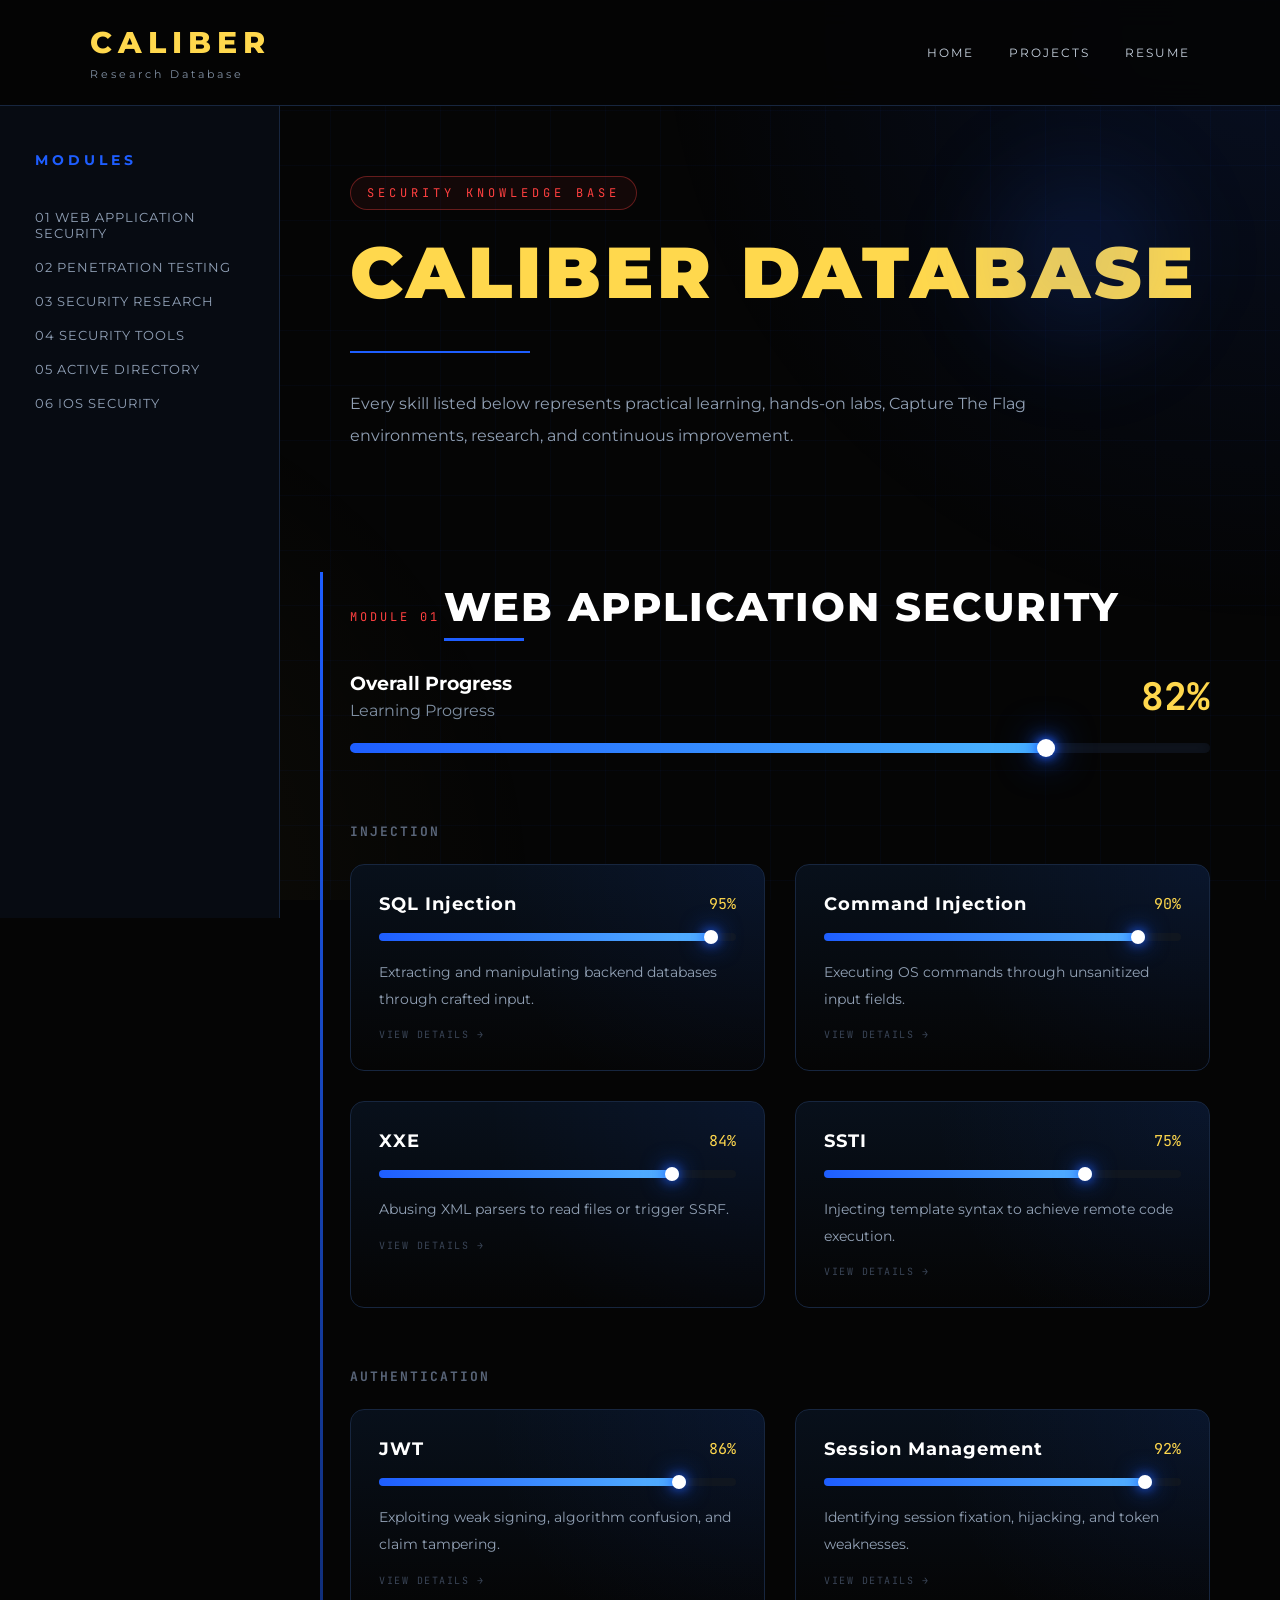
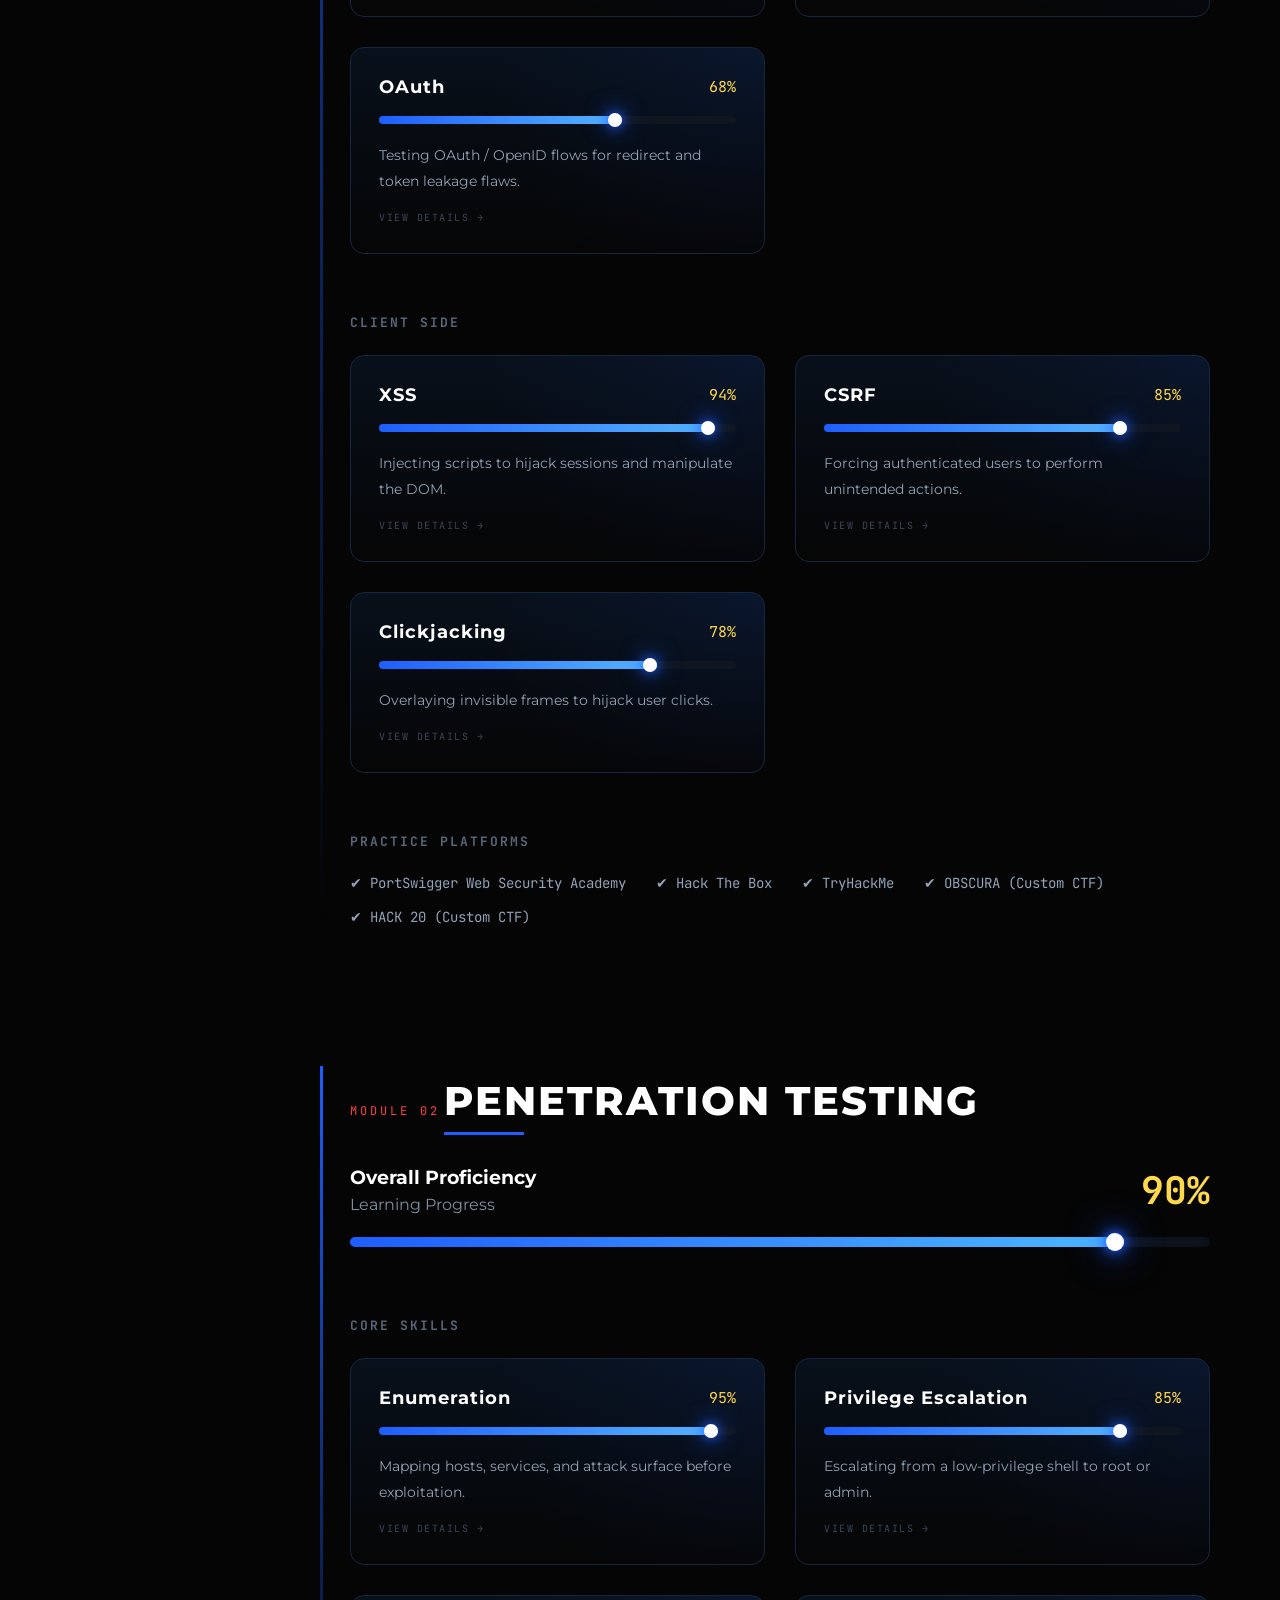
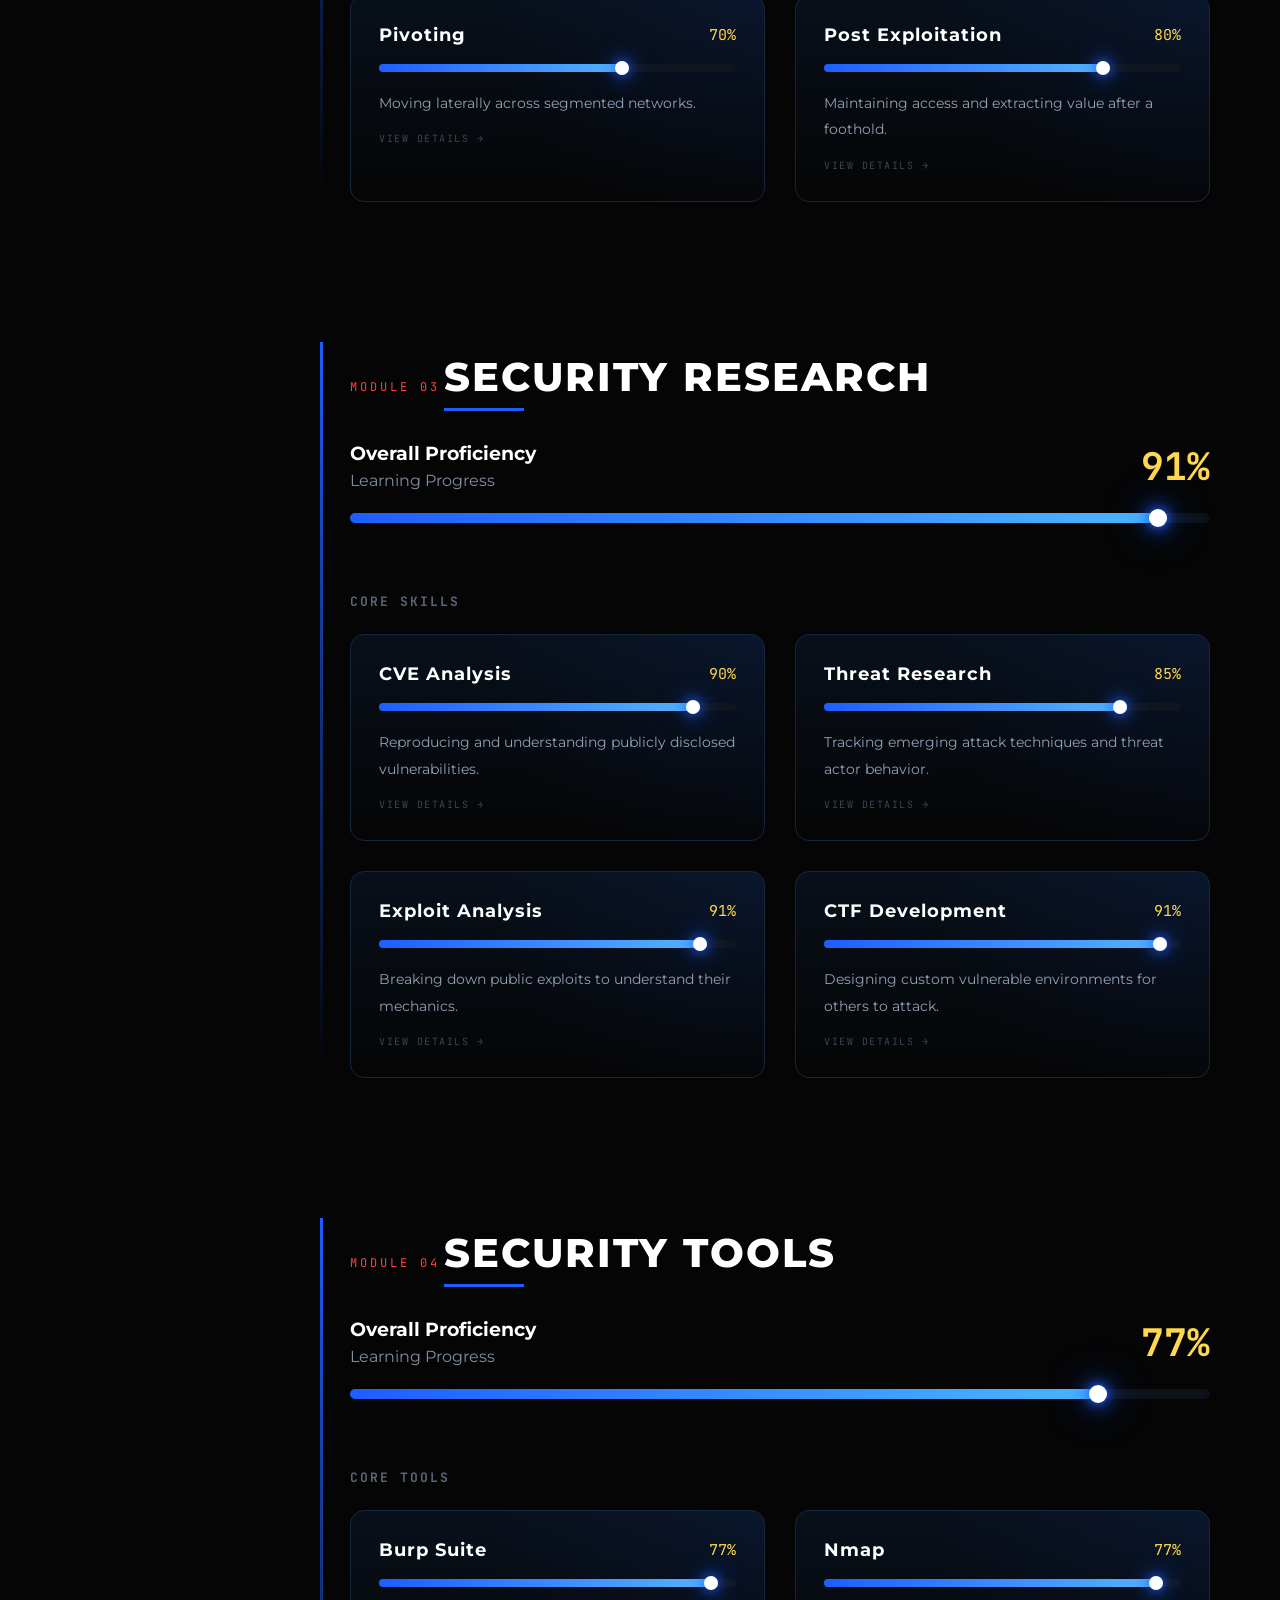
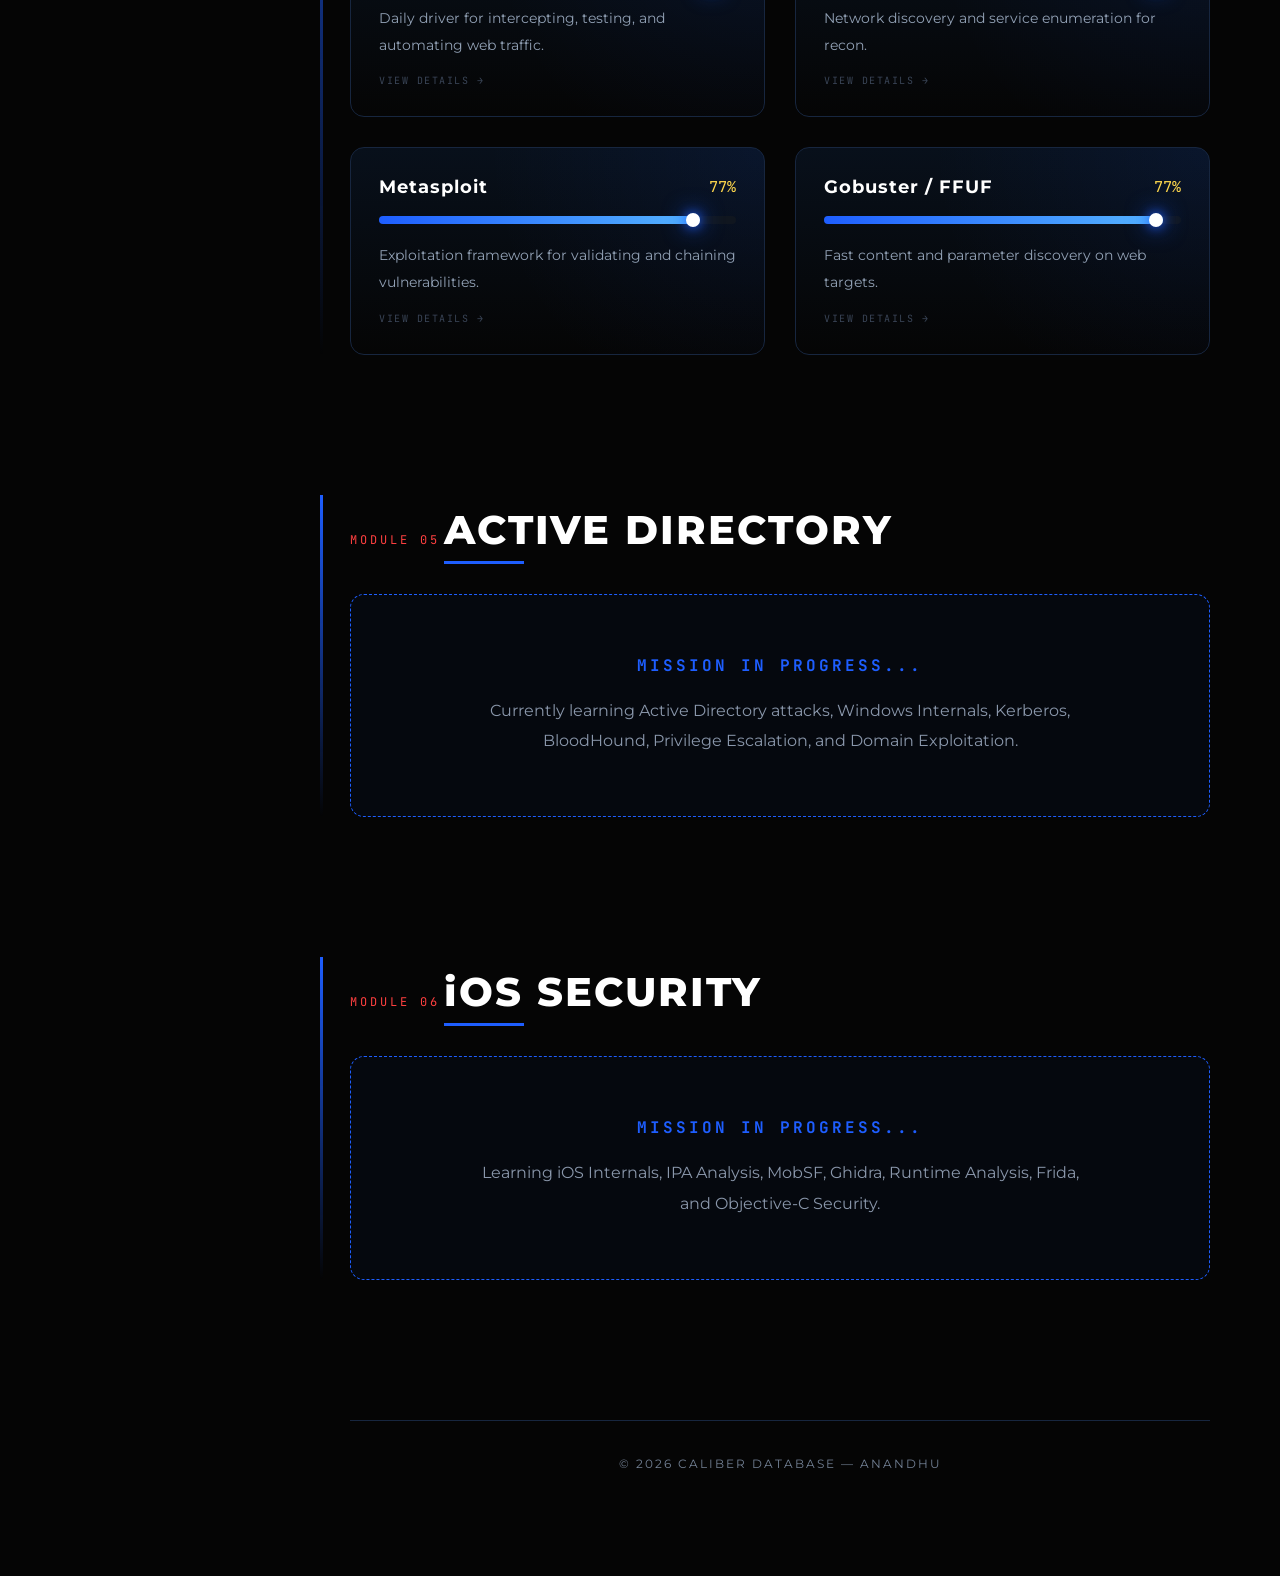
<file: caliber.html>
<!DOCTYPE html>
<html lang="en">
<head>
        <link rel="icon" type="image/png" href="hacker.png">

<meta charset="UTF-8">
<meta name="viewport" content="width=device-width, initial-scale=1.0">
<title>Caliber Database</title>
<link rel="preconnect" href="https://fonts.googleapis.com">
<link rel="preconnect" href="https://fonts.gstatic.com" crossorigin>
<link href="https://fonts.googleapis.com/css2?family=Montserrat:wght@400;700;900&family=JetBrains+Mono:wght@400;700&display=swap" rel="stylesheet">
<link rel="stylesheet" href="caliber.css">
</head>
<body>

<header class="topbar">
    <div class="logo">
        <h2>CALIBER</h2>
        <span>Research Database</span>
    </div>
    <nav>
        <a href="index.html">HOME</a>
        <a href="projects.html">PROJECTS</a>
        <a href="resume/cv_1.pdf">RESUME</a>
    </nav>
</header>

<div class="database-layout">

    <!-- LEFT SIDEBAR -->
    <aside class="sidebar">
        <h3>MODULES</h3>
        <a href="#web">01 WEB APPLICATION SECURITY</a>
        <a href="#pentest">02 PENETRATION TESTING</a>
        <a href="#research">03 SECURITY RESEARCH</a>
        <a href="#tools">04 SECURITY TOOLS</a>
        <a href="#ad">05 ACTIVE DIRECTORY</a>
        <a href="#ios">06 IOS SECURITY</a>
    </aside>

    <!-- RIGHT CONTENT -->
    <main class="database-content">

        <!-- HERO -->
        <section class="database-hero">
            <p class="database-tag">SECURITY KNOWLEDGE BASE</p>
            <h1>CALIBER DATABASE</h1>
            <div class="hero-line"></div>
            <p class="hero-description">
                Every skill listed below represents practical learning,
                hands-on labs, Capture The Flag environments,
                research, and continuous improvement.
            </p>
        </section>

        <!-- ====================================== -->
        <!-- 01 — WEB APPLICATION SECURITY -->
        <!-- ====================================== -->
        <section id="web" class="database-section">

            <div class="module-header">
                <span>MODULE 01</span>
                <h2>WEB APPLICATION SECURITY</h2>
            </div>

            <div class="overall-progress">
                <div>
                    <h4>Overall Progress</h4>
                    <p>Learning Progress</p>
                </div>
                <span class="overall-percent counter" data-target="82">0%</span>
            </div>
            <div class="overall-bar">
                <div class="overall-fill" data-width="82"></div>
            </div>

            <div class="category">
                <h3>Injection</h3>

                <div class="skill-card"
                     data-title="SQL Injection"
                     data-platforms="PortSwigger Web Security Academy, Hack The Box"
                     data-tools="Burp Suite, sqlmap"
                     data-techniques="Union-based, boolean-blind, time-based, error-based">
                    <div class="mouse-light"></div>
                    <div class="skill-title">
                        <h4>SQL Injection</h4>
                        <span class="counter" data-target="95">0%</span>
                    </div>
                    <div class="bar"><div class="fill" data-width="95"></div></div>
                    <p class="skill-desc">Extracting and manipulating backend databases through crafted input.</p>
                </div>

                <div class="skill-card"
                     data-title="Command Injection"
                     data-platforms="PortSwigger, TryHackMe"
                     data-tools="Burp Suite, Netcat"
                     data-techniques="Direct injection, blind injection, out-of-band">
                    <div class="mouse-light"></div>
                    <div class="skill-title">
                        <h4>Command Injection</h4>
                        <span class="counter" data-target="90">0%</span>
                    </div>
                    <div class="bar"><div class="fill" data-width="90"></div></div>
                    <p class="skill-desc">Executing OS commands through unsanitized input fields.</p>
                </div>

                <div class="skill-card"
                     data-title="XXE"
                     data-platforms="PortSwigger Web Security Academy"
                     data-tools="Burp Suite"
                     data-techniques="Classic XXE, blind XXE, XXE via file upload">
                    <div class="mouse-light"></div>
                    <div class="skill-title">
                        <h4>XXE</h4>
                        <span class="counter" data-target="84">0%</span>
                    </div>
                    <div class="bar"><div class="fill" data-width="84"></div></div>
                    <p class="skill-desc">Abusing XML parsers to read files or trigger SSRF.</p>
                </div>

                <div class="skill-card"
                     data-title="SSTI"
                     data-platforms="PortSwigger, Hack The Box"
                     data-tools="Burp Suite, tplmap"
                     data-techniques="Jinja2, Twig, FreeMarker payload crafting">
                    <div class="mouse-light"></div>
                    <div class="skill-title">
                        <h4>SSTI</h4>
                        <span class="counter" data-target="75">0%</span>
                    </div>
                    <div class="bar"><div class="fill" data-width="75"></div></div>
                    <p class="skill-desc">Injecting template syntax to achieve remote code execution.</p>
                </div>

            </div>

            <div class="category">
                <h3>Authentication</h3>

                <div class="skill-card"
                     data-title="JWT"
                     data-platforms="PortSwigger Web Security Academy"
                     data-tools="Burp Suite, jwt_tool"
                     data-techniques="alg:none, key confusion, weak secret brute force">
                    <div class="mouse-light"></div>
                    <div class="skill-title">
                        <h4>JWT</h4>
                        <span class="counter" data-target="86">0%</span>
                    </div>
                    <div class="bar"><div class="fill" data-width="86"></div></div>
                    <p class="skill-desc">Exploiting weak signing, algorithm confusion, and claim tampering.</p>
                </div>

                <div class="skill-card"
                     data-title="Session Management"
                     data-platforms="PortSwigger, Hack The Box"
                     data-tools="Burp Suite"
                     data-techniques="Session fixation, token prediction, cookie tampering">
                    <div class="mouse-light"></div>
                    <div class="skill-title">
                        <h4>Session Management</h4>
                        <span class="counter" data-target="92">0%</span>
                    </div>
                    <div class="bar"><div class="fill" data-width="92"></div></div>
                    <p class="skill-desc">Identifying session fixation, hijacking, and token weaknesses.</p>
                </div>

                <div class="skill-card"
                     data-title="OAuth"
                     data-platforms="PortSwigger Web Security Academy"
                     data-tools="Burp Suite"
                     data-techniques="Redirect URI manipulation, CSRF on auth flow, token leakage">
                    <div class="mouse-light"></div>
                    <div class="skill-title">
                        <h4>OAuth</h4>
                        <span class="counter" data-target="68">0%</span>
                    </div>
                    <div class="bar"><div class="fill" data-width="68"></div></div>
                    <p class="skill-desc">Testing OAuth / OpenID flows for redirect and token leakage flaws.</p>
                </div>

            </div>

            <div class="category">
                <h3>Client Side</h3>

                <div class="skill-card"
                     data-title="XSS"
                     data-platforms="PortSwigger, Hack The Box"
                     data-tools="Burp Suite, XSStrike"
                     data-techniques="Reflected, stored, DOM-based XSS">
                    <div class="mouse-light"></div>
                    <div class="skill-title">
                        <h4>XSS</h4>
                        <span class="counter" data-target="94">0%</span>
                    </div>
                    <div class="bar"><div class="fill" data-width="94"></div></div>
                    <p class="skill-desc">Injecting scripts to hijack sessions and manipulate the DOM.</p>
                </div>

                <div class="skill-card"
                     data-title="CSRF"
                     data-platforms="PortSwigger Web Security Academy"
                     data-tools="Burp Suite"
                     data-techniques="Token bypass, SameSite bypass, JSON CSRF">
                    <div class="mouse-light"></div>
                    <div class="skill-title">
                        <h4>CSRF</h4>
                        <span class="counter" data-target="85">0%</span>
                    </div>
                    <div class="bar"><div class="fill" data-width="85"></div></div>
                    <p class="skill-desc">Forcing authenticated users to perform unintended actions.</p>
                </div>

                <div class="skill-card"
                     data-title="Clickjacking"
                     data-platforms="PortSwigger Web Security Academy"
                     data-tools="Burp Suite"
                     data-techniques="Frame-busting bypass, X-Frame-Options misconfiguration">
                    <div class="mouse-light"></div>
                    <div class="skill-title">
                        <h4>Clickjacking</h4>
                        <span class="counter" data-target="78">0%</span>
                    </div>
                    <div class="bar"><div class="fill" data-width="78"></div></div>
                    <p class="skill-desc">Overlaying invisible frames to hijack user clicks.</p>
                </div>

            </div>

            <div class="category">
                <h3>Practice Platforms</h3>
                <ul class="platform-list">
                    <li>✔ PortSwigger Web Security Academy</li>
                    <li>✔ Hack The Box</li>
                    <li>✔ TryHackMe</li>
                    <li>✔ OBSCURA (Custom CTF)</li>
                    <li>✔ HACK 20 (Custom CTF)</li>
                </ul>
            </div>
        </section>

        <!-- ====================================== -->
        <!-- 02 — PENETRATION TESTING -->
        <!-- ====================================== -->
        <section id="pentest" class="database-section">

            <div class="module-header">
                <span>MODULE 02</span>
                <h2>PENETRATION TESTING</h2>
            </div>

            <div class="overall-progress">
                <div>
                    <h4>Overall Proficiency</h4>
                    <p>Learning Progress</p>
                </div>
                <span class="overall-percent counter" data-target="90">0%</span>
            </div>
            <div class="overall-bar">
                <div class="overall-fill" data-width="90"></div>
            </div>

            <div class="category">
                <h3>Core Skills</h3>

                <div class="skill-card"
                     data-title="Enumeration"
                     data-platforms="Hack The Box, TryHackMe"
                     data-tools="Nmap, Gobuster, enum4linux"
                     data-techniques="Port scanning, service fingerprinting, directory brute force">
                    <div class="mouse-light"></div>
                    <div class="skill-title">
                        <h4>Enumeration</h4>
                        <span class="counter" data-target="95">0%</span>
                    </div>
                    <div class="bar"><div class="fill" data-width="95"></div></div>
                    <p class="skill-desc">Mapping hosts, services, and attack surface before exploitation.</p>
                </div>

                <div class="skill-card"
                     data-title="Privilege Escalation"
                     data-platforms="Hack The Box"
                     data-tools="LinPEAS, WinPEAS"
                     data-techniques="Kernel exploits, misconfigured sudo, SUID binaries">
                    <div class="mouse-light"></div>
                    <div class="skill-title">
                        <h4>Privilege Escalation</h4>
                        <span class="counter" data-target="85">0%</span>
                    </div>
                    <div class="bar"><div class="fill" data-width="85"></div></div>
                    <p class="skill-desc">Escalating from a low-privilege shell to root or admin.</p>
                </div>

                <div class="skill-card"
                     data-title="Pivoting"
                     data-platforms="Hack The Box, TryHackMe"
                     data-tools="Chisel, SSH tunneling, Proxychains"
                     data-techniques="Port forwarding, double pivoting, SOCKS proxy chains">
                    <div class="mouse-light"></div>
                    <div class="skill-title">
                        <h4>Pivoting</h4>
                        <span class="counter" data-target="70">0%</span>
                    </div>
                    <div class="bar"><div class="fill" data-width="70"></div></div>
                    <p class="skill-desc">Moving laterally across segmented networks.</p>
                </div>

                <div class="skill-card"
                     data-title="Post Exploitation"
                     data-platforms="Hack The Box"
                     data-tools="Mimikatz, Metasploit"
                     data-techniques="Credential dumping, persistence, data exfiltration">
                    <div class="mouse-light"></div>
                    <div class="skill-title">
                        <h4>Post Exploitation</h4>
                        <span class="counter" data-target="80">0%</span>
                    </div>
                    <div class="bar"><div class="fill" data-width="80"></div></div>
                    <p class="skill-desc">Maintaining access and extracting value after a foothold.</p>
                </div>

            </div>
        </section>

        <!-- ====================================== -->
        <!-- 03 — SECURITY RESEARCH -->
        <!-- ====================================== -->
        <section id="research" class="database-section">

            <div class="module-header">
                <span>MODULE 03</span>
                <h2>SECURITY RESEARCH</h2>
            </div>

            <div class="overall-progress">
                <div>
                    <h4>Overall Proficiency</h4>
                    <p>Learning Progress</p>
                </div>
                <span class="overall-percent counter" data-target="95">0%</span>
            </div>
            <div class="overall-bar">
                <div class="overall-fill" data-width="95"></div>
            </div>

            <div class="category">
                <h3>Core Skills</h3>

                <div class="skill-card"
                     data-title="CVE Analysis"
                     data-platforms="Self-research"
                     data-tools="Ghidra, GDB"
                     data-techniques="Patch diffing, root cause analysis">
                    <div class="mouse-light"></div>
                    <div class="skill-title">
                        <h4>CVE Analysis</h4>
                        <span class="counter" data-target="90">0%</span>
                    </div>
                    <div class="bar"><div class="fill" data-width="90"></div></div>
                    <p class="skill-desc">Reproducing and understanding publicly disclosed vulnerabilities.</p>
                </div>

                <div class="skill-card"
                     data-title="Threat Research"
                     data-platforms="Open-source intelligence"
                     data-tools="MITRE ATT&CK, OSINT tools"
                     data-techniques="TTP mapping, IOC correlation">
                    <div class="mouse-light"></div>
                    <div class="skill-title">
                        <h4>Threat Research</h4>
                        <span class="counter" data-target="85">0%</span>
                    </div>
                    <div class="bar"><div class="fill" data-width="85"></div></div>
                    <p class="skill-desc">Tracking emerging attack techniques and threat actor behavior.</p>
                </div>

                <div class="skill-card"
                     data-title="Exploit Analysis"
                     data-platforms="Exploit-DB"
                     data-tools="Python, GDB"
                     data-techniques="Stack analysis, payload reconstruction">
                    <div class="mouse-light"></div>
                    <div class="skill-title">
                        <h4>Exploit Analysis</h4>
                        <span class="counter" data-target="92">0%</span>
                    </div>
                    <div class="bar"><div class="fill" data-width="92"></div></div>
                    <p class="skill-desc">Breaking down public exploits to understand their mechanics.</p>
                </div>

                <div class="skill-card"
                     data-title="CTF Development"
                     data-platforms="Self-hosted labs"
                     data-tools="Docker, Flask"
                     data-techniques="Chained vulnerability design, realistic scenario building">
                    <div class="mouse-light"></div>
                    <div class="skill-title">
                        <h4>CTF Development</h4>
                        <span class="counter" data-target="96">0%</span>
                    </div>
                    <div class="bar"><div class="fill" data-width="96"></div></div>
                    <p class="skill-desc">Designing custom vulnerable environments for others to attack.</p>
                </div>

            </div>
        </section>

        <!-- ====================================== -->
        <!-- 04 — SECURITY TOOLS -->
        <!-- ====================================== -->
        <section id="tools" class="database-section">

            <div class="module-header">
                <span>MODULE 04</span>
                <h2>SECURITY TOOLS</h2>
            </div>

            <div class="overall-progress">
                <div>
                    <h4>Overall Proficiency</h4>
                    <p>Learning Progress</p>
                </div>
                <span class="overall-percent counter" data-target="88">0%</span>
            </div>
            <div class="overall-bar">
                <div class="overall-fill" data-width="88"></div>
            </div>

            <div class="category">
                <h3>Core Tools</h3>

                <div class="skill-card"
                     data-title="Burp Suite"
                     data-platforms="PortSwigger Web Security Academy"
                     data-tools="Burp Suite Professional"
                     data-techniques="Repeater, Intruder, extensions via the BApp Store">
                    <div class="mouse-light"></div>
                    <div class="skill-title">
                        <h4>Burp Suite</h4>
                        <span class="counter" data-target="95">0%</span>
                    </div>
                    <div class="bar"><div class="fill" data-width="95"></div></div>
                    <p class="skill-desc">Daily driver for intercepting, testing, and automating web traffic.</p>
                </div>

                <div class="skill-card"
                     data-title="Nmap"
                     data-platforms="Hack The Box, TryHackMe"
                     data-tools="Nmap"
                     data-techniques="Service/version detection, NSE scripting, stealth scans">
                    <div class="mouse-light"></div>
                    <div class="skill-title">
                        <h4>Nmap</h4>
                        <span class="counter" data-target="95">0%</span>
                    </div>
                    <div class="bar"><div class="fill" data-width="95"></div></div>
                    <p class="skill-desc">Network discovery and service enumeration for recon.</p>
                </div>

                <div class="skill-card"
                     data-title="Metasploit"
                     data-platforms="Hack The Box"
                     data-tools="Metasploit Framework"
                     data-techniques="Module chaining, payload generation, post-exploitation modules">
                    <div class="mouse-light"></div>
                    <div class="skill-title">
                        <h4>Metasploit</h4>
                        <span class="counter" data-target="90">0%</span>
                    </div>
                    <div class="bar"><div class="fill" data-width="90"></div></div>
                    <p class="skill-desc">Exploitation framework for validating and chaining vulnerabilities.</p>
                </div>

                <div class="skill-card"
                     data-title="Gobuster / FFUF"
                     data-platforms="Hack The Box, TryHackMe"
                     data-tools="Gobuster, FFUF"
                     data-techniques="Directory brute forcing, vhost discovery, parameter fuzzing">
                    <div class="mouse-light"></div>
                    <div class="skill-title">
                        <h4>Gobuster / FFUF</h4>
                        <span class="counter" data-target="95">0%</span>
                    </div>
                    <div class="bar"><div class="fill" data-width="95"></div></div>
                    <p class="skill-desc">Fast content and parameter discovery on web targets.</p>
                </div>

            </div>
        </section>

        <!-- ====================================== -->
        <!-- 05 — ACTIVE DIRECTORY (in progress) -->
        <!-- ====================================== -->
        <section id="ad" class="database-section">

            <div class="module-header">
                <span>MODULE 05</span>
                <h2>ACTIVE DIRECTORY</h2>
            </div>

            <div class="coming-soon">
                <h3>MISSION IN PROGRESS...</h3>
                <p>
                    Currently learning Active Directory attacks, Windows Internals,
                    Kerberos, BloodHound, Privilege Escalation, and Domain Exploitation.
                </p>
            </div>
        </section>

        <!-- ====================================== -->
        <!-- 06 — iOS SECURITY (in progress) -->
        <!-- ====================================== -->
        <section id="ios" class="database-section">

            <div class="module-header">
                <span>MODULE 06</span>
                <h2>iOS SECURITY</h2>
            </div>

            <div class="coming-soon">
                <h3>MISSION IN PROGRESS...</h3>
                <p>
                    Learning iOS Internals, IPA Analysis, MobSF, Ghidra,
                    Runtime Analysis, Frida, and Objective-C Security.
                </p>
            </div>
        </section>

        <footer class="footer">
            <p>© 2026 CALIBER DATABASE — ANANDHU</p>
        </footer>

    </main>
</div>

<!-- SKILL DETAIL MODAL -->
<div id="skillModal" class="modal">
    <div class="modal-box">
        <span id="closeModal">&times;</span>
        <h2 id="modalTitle"></h2>
        <div class="modalLevel"></div>
        <h3>Platforms</h3>
        <p id="modalPlatforms"></p>
        <h3>Tools</h3>
        <p id="modalTools"></p>
        <h3>Techniques</h3>
        <p id="modalTechniques"></p>
    </div>
</div>

<script src="caliber.js"></script>
</body>
</html>
</file>
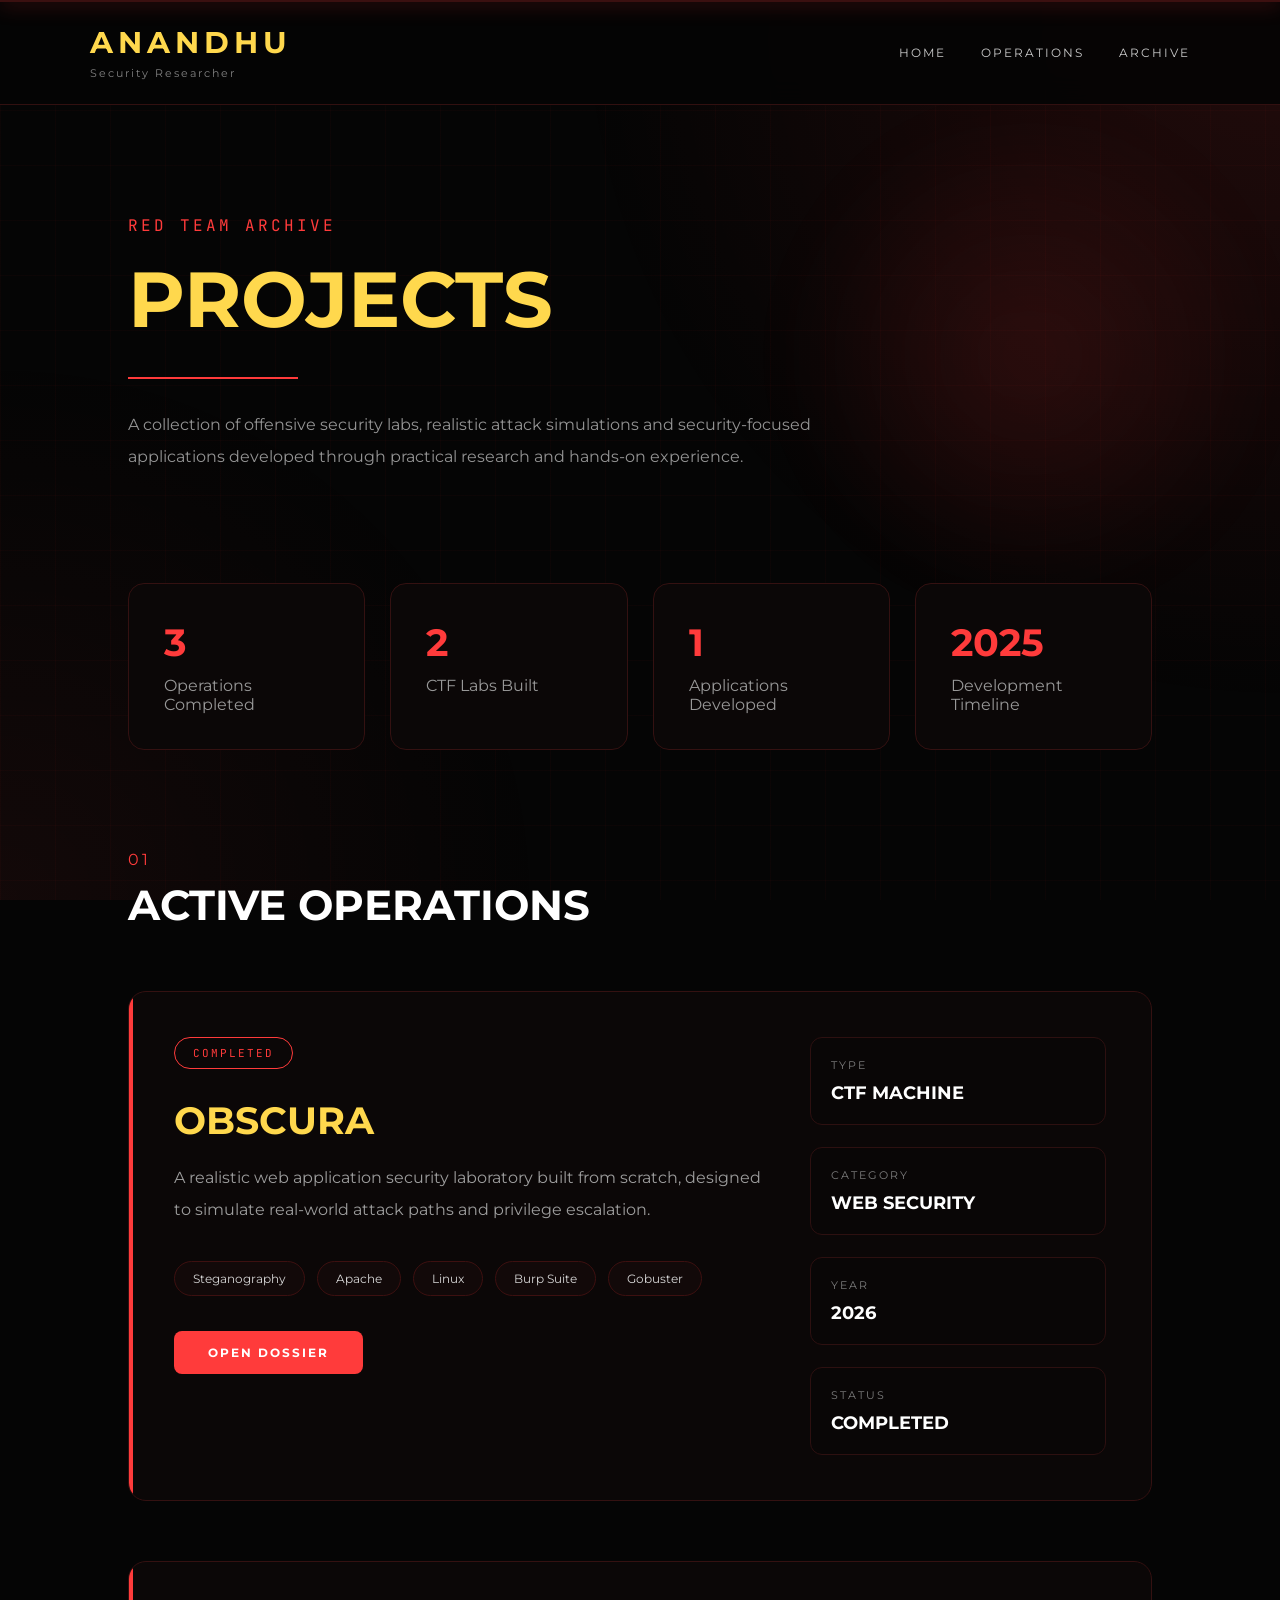
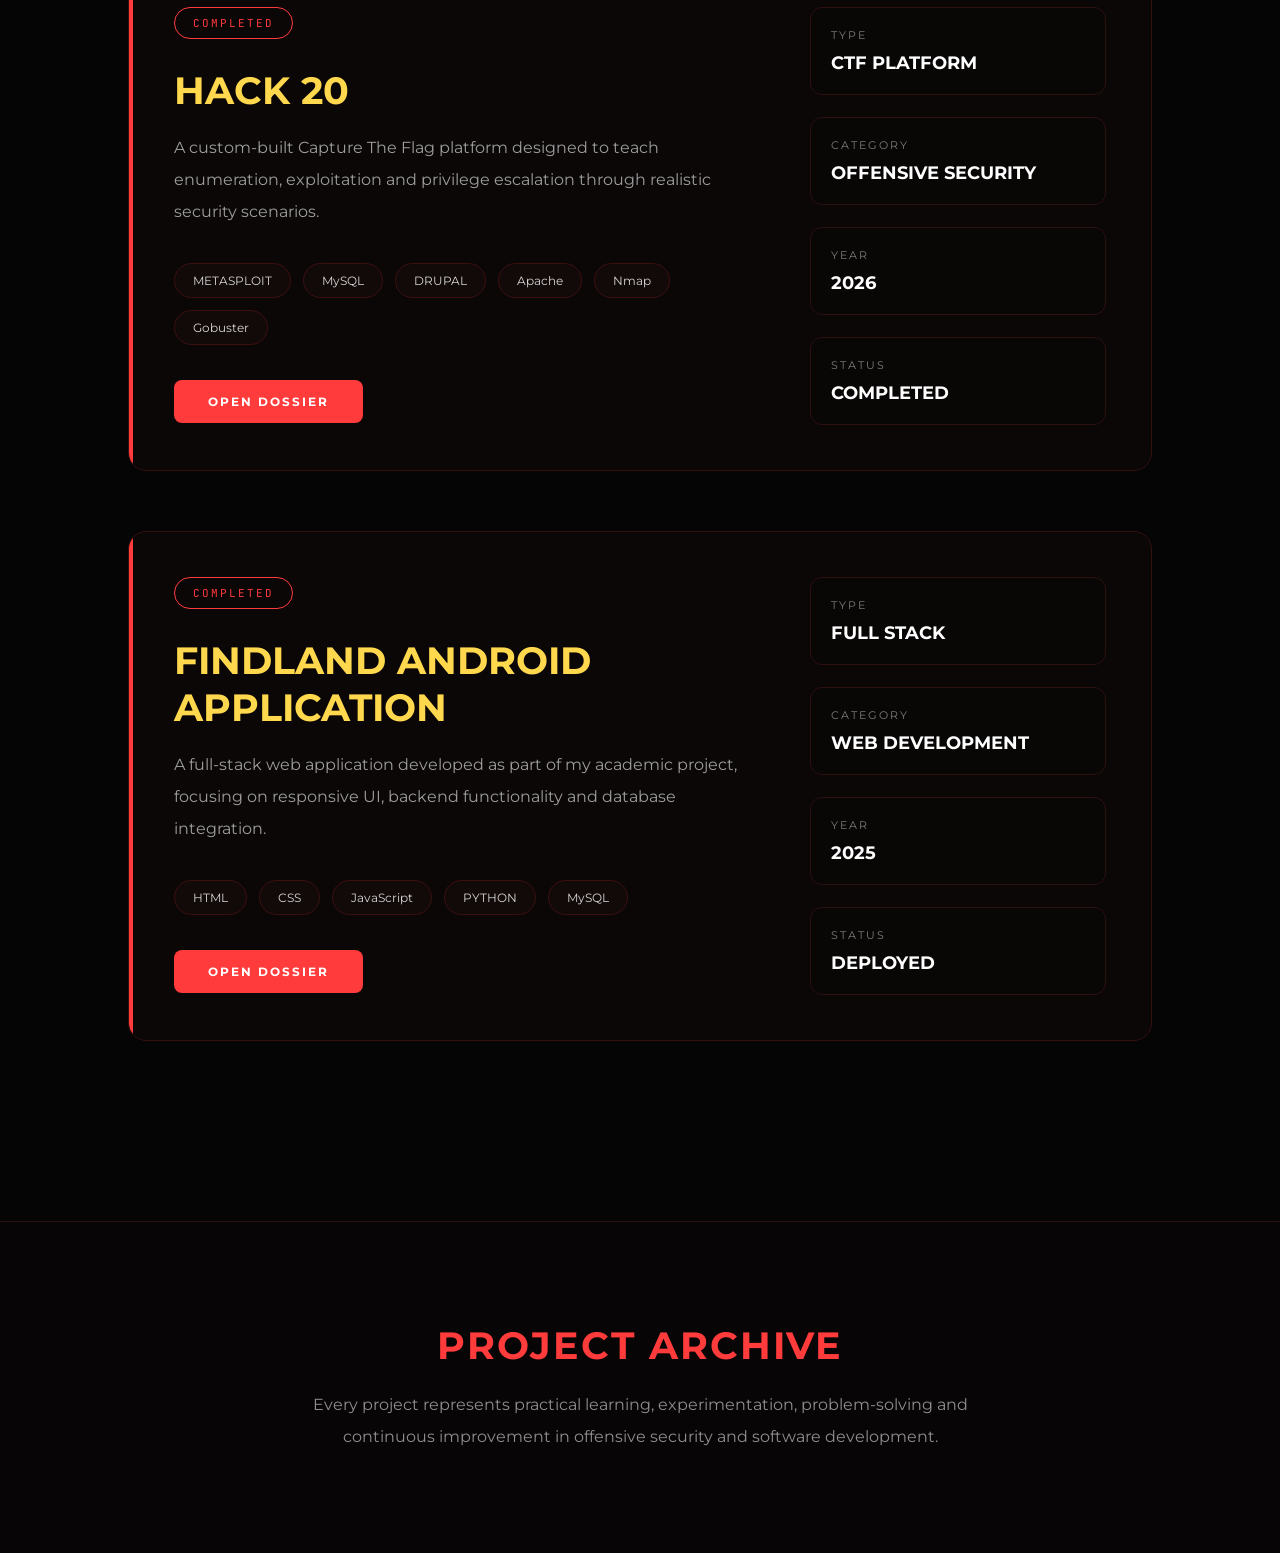
<file: projects.html>
<!DOCTYPE html>
<html lang="en">

<head>
        <link rel="icon" type="image/png" href="hacker.png">


<meta charset="UTF-8">
<meta name="viewport" content="width=device-width, initial-scale=1.0">

<title>Projects | Anandhu</title>

<link rel="preconnect" href="https://fonts.googleapis.com">
<link rel="preconnect" href="https://fonts.gstatic.com" crossorigin>

<link href="https://fonts.googleapis.com/css2?family=Montserrat:wght@300;400;500;600;700;800;900&family=JetBrains+Mono:wght@400;500;700&display=swap" rel="stylesheet">

<link rel="stylesheet" href="project.css">

</head>

<body>

<header class="topbar">

    <div class="logo">

        <h2>ANANDHU</h2>

        <span>Security Researcher</span>

    </div>

    <nav>

        <a href="index.html">HOME</a>

        <a href="#operations">OPERATIONS</a>

        <a href="#archive">ARCHIVE</a>

    </nav>

</header>



<section class="hero">

    <p class="tag">
        RED TEAM ARCHIVE
    </p>

    <h1>PROJECTS</h1>

    <div class="hero-line"></div>

    <p class="hero-text">

        A collection of offensive security labs, realistic attack simulations and security-focused applications developed through practical research and hands-on experience.

    </p>

</section>



<section class="dashboard" id="operations">

<div class="dash-card">

<h3>03</h3>

<p>Operations Completed</p>

</div>

<div class="dash-card">

<h3>02</h3>

<p>CTF Labs Built</p>

</div>

<div class="dash-card">

<h3>01</h3>

<p>Applications Developed</p>

</div>

<div class="dash-card">

<h3>2025–2026</h3>

<p>Development Timeline</p>

</div>

</section>



<section class="projects">

<div class="section-title">

<span>01</span>

<h2>ACTIVE OPERATIONS</h2>

</div>



<div class="project-card">

<div class="project-left">

<div class="status">

COMPLETED

</div>

<h2>OBSCURA</h2>

<p>

A realistic web application security laboratory built from scratch, designed to simulate real-world attack paths and privilege escalation.

</p>

<div class="tags">

<span>Steganography</span>

<span>Apache</span>

<span>Linux</span>

<span>Burp Suite</span>

<span>Gobuster</span>

</div>

<a href="#" class="btn dossier-btn" data-project="obscura">
    OPEN DOSSIER
</a>

</div>

<div class="project-right">

<div class="meta">

<p>TYPE</p>

<h4>CTF MACHINE</h4>

</div>

<div class="meta">

<p>CATEGORY</p>

<h4>WEB SECURITY</h4>

</div>

<div class="meta">

<p>YEAR</p>

<h4>2026</h4>

</div>

<div class="meta">

<p>STATUS</p>

<h4>COMPLETED</h4>

</div>

</div>

</div>
<div class="project-card">

<div class="project-left">

<div class="status">

COMPLETED

</div>

<h2>HACK 20</h2>

<p>

A custom-built Capture The Flag platform designed to teach enumeration, exploitation and privilege escalation through realistic security scenarios.

</p>

<div class="tags">

<span>METASPLOIT</span>

<span>MySQL</span>

<span>DRUPAL</span>

<span>Apache</span>

<span>Nmap</span>

<span>Gobuster</span>

</div>

<a href="#" class="btn dossier-btn" data-project="hack20">
    OPEN DOSSIER
</a>

</div>

<div class="project-right">

<div class="meta">

<p>TYPE</p>

<h4>CTF PLATFORM</h4>

</div>

<div class="meta">

<p>CATEGORY</p>

<h4>OFFENSIVE SECURITY</h4>

</div>

<div class="meta">

<p>YEAR</p>

<h4>2026</h4>

</div>

<div class="meta">

<p>STATUS</p>

<h4>COMPLETED</h4>

</div>

</div>

</div>



<div class="project-card">

<div class="project-left">

<div class="status">

COMPLETED

</div>

<h2>FINDLAND ANDROID APPLICATION</h2>

<p>

A full-stack web application developed as part of my academic project, focusing on responsive UI, backend functionality and database integration.

</p>

<div class="tags">

<span>HTML</span>

<span>CSS</span>

<span>JavaScript</span>

<span>PYTHON</span>

<span>MySQL</span>

</div>

<a href="#" class="btn dossier-btn" data-project="college">
    OPEN DOSSIER
</a>

</div>

<div class="project-right">

<div class="meta">

<p>TYPE</p>

<h4>FULL STACK</h4>

</div>

<div class="meta">

<p>CATEGORY</p>

<h4>WEB DEVELOPMENT</h4>

</div>

<div class="meta">

<p>YEAR</p>

<h4>2025</h4>

</div>

<div class="meta">

<p>STATUS</p>

<h4>DEPLOYED</h4>

</div>

</div>

</div>

</section>



<footer class="footer" id="archive">

<h2>PROJECT ARCHIVE</h2>

<p>

Every project represents practical learning, experimentation, problem-solving and continuous improvement in offensive security and software development.

</p>

</footer>
<!-- ========================================================= -->
<!-- DOSSIER MODAL -->
<!-- ========================================================= -->

<div id="dossierModal" class="dossier">

    <div class="dossier-window">

        <span id="closeDossier">&times;</span>

        <div id="dossierContent"></div>

    </div>

</div>

<script src="project.js"></script>

</body>
</html>
</file>
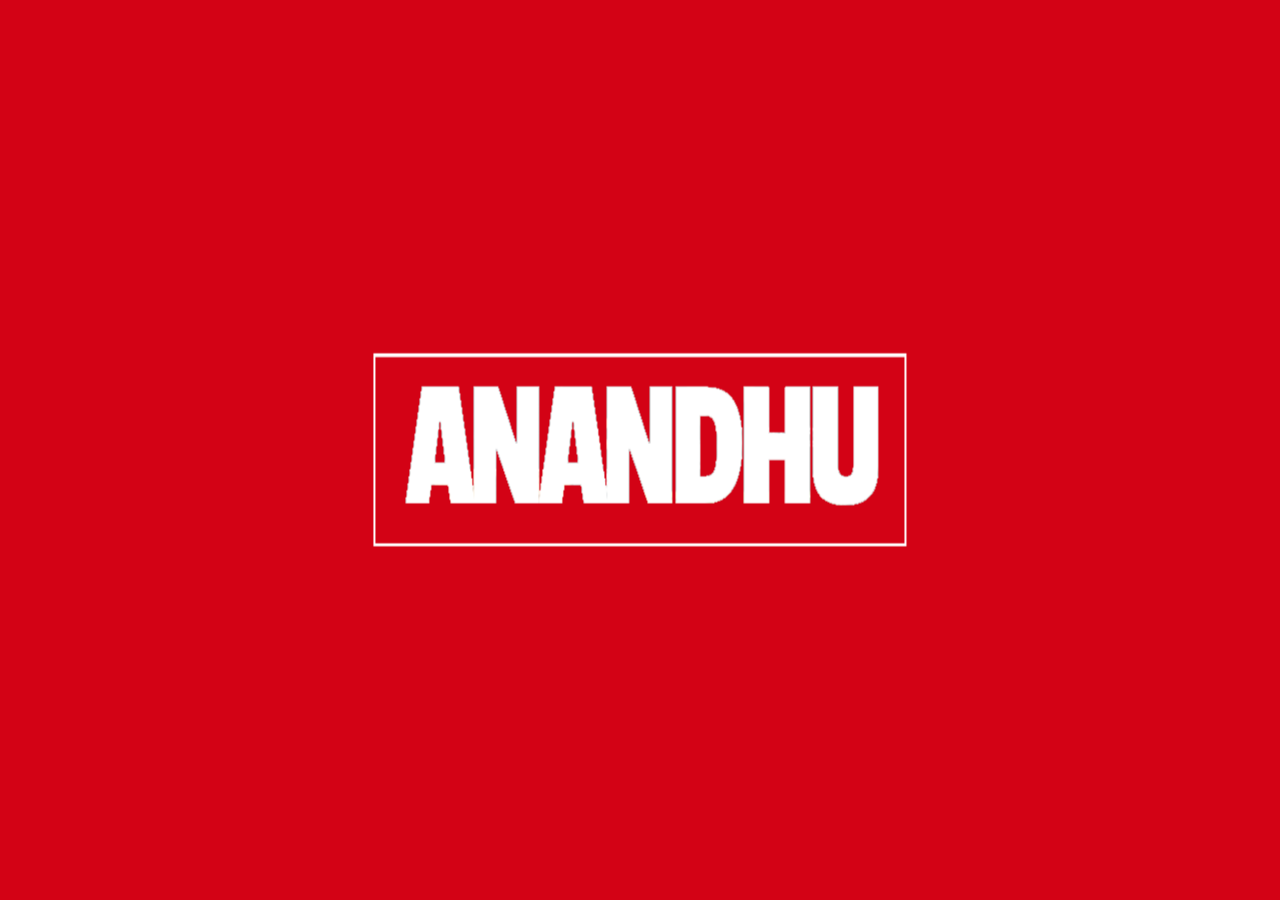
<file: title.html>
<!DOCTYPE html>
<html lang="en">
<head>

    <meta charset="UTF-8">

    <meta name="viewport"
          content="width=device-width, initial-scale=1.0">

    <title>Marvel Animation</title>

    <link rel="preload"
          as="image"
          href="combined-20image.jpg">

    <link rel="stylesheet"
          href="title.css">

</head>
<body>

  <input class="retrigger" type="radio" name="rerun" id="retrigger--1">
  <input class="retrigger" type="radio" name="rerun" id="retrigger--2" checked>

  <div class="bg"></div>

  

  <div class="pane">
    <div class="rotate">
      <div class="logo">ANANDHU  </div>
      <div class="logo">ANANDHU  </div>
      <div class="logo">ANANDHU  </div>
      <div class="logo">ANANDHU  </div>
      <div class="logo">ANANDHU  </div>
      <div class="logo">ANANDHU  </div>
      <div class="logo">ANANDHU  </div>
      <div class="logo">ANANDHU  </div>
      <div class="logo">ANANDHU  </div>
      <div class="logo">ANANDHU  </div>
      <div class="logo">ANANDHU  </div>
      <div class="logo">ANANDHU  </div>
      <div class="logo">ANANDHU  </div>
      <div class="logo">ANANDHU  </div>
      <div class="logo">ANANDHU  </div>
      <div class="logo">ANANDHU  </div>
      <div class="logo">ANANDHU  </div>
      <div class="logo">ANANDHU  </div>
      <div class="logo">ANANDHU  </div>
     
    </div>
  </div>
  <script>
document.addEventListener("DOMContentLoaded", () => {

    document.body.classList.add("animate-start");

    setTimeout(() => {

        window.parent.postMessage("INTRO_FINISHED", "*");

    }, 7500);

});
</script>
</body>
</html>
</file>
<file: caliber.css>
/* ===========================================================
   GLOBAL
=========================================================== */

*{
    margin:0;
    padding:0;
    box-sizing:border-box;
}

html{
    scroll-behavior:smooth;
}

body{
    background:#050505;
    color:#fff;
    font-family:'Montserrat',sans-serif;
    overflow-x:hidden;
}

body.modal-open{
    overflow:hidden;
}

a{
    text-decoration:none;
    color:inherit;
}


/* ===========================================================
   SCROLLBAR
=========================================================== */

::-webkit-scrollbar{ width:10px; }
::-webkit-scrollbar-track{ background:#06080d; }
::-webkit-scrollbar-thumb{ background:#1e5eff; border-radius:50px; }


/* ===========================================================
   HEADER
=========================================================== */

.topbar{
    position:sticky;
    top:0;
    z-index:1000;
    display:flex;
    justify-content:space-between;
    align-items:center;
    padding:24px 7%;
    background:rgba(5,5,5,.92);
    backdrop-filter:blur(15px);
    border-bottom:1px solid #17263f;
}

.logo h2{
    color:#ffd84d;
    font-size:30px;
    font-weight:800;
    letter-spacing:6px;
}

.logo span{
    display:block;
    margin-top:6px;
    color:#8190a3;
    font-size:11px;
    letter-spacing:3px;
}

nav{ display:flex; gap:35px; }

nav a{
    color:#c7d2df;
    font-size:12px;
    letter-spacing:2px;
    transition:.35s;
}

nav a:hover{ color:#1e5eff; }


/* ===========================================================
   MAIN GRID
=========================================================== */

.database-layout{
    display:grid;
    grid-template-columns:280px 1fr;
    min-height:100vh;
}


/* ===========================================================
   SIDEBAR
=========================================================== */

.sidebar{
    position:sticky;
    top:88px;
    height:calc(100vh - 88px);
    background:#070b12;
    border-right:1px solid #17263f;
    padding:45px 35px;
}

.sidebar h3{
    color:#1e5eff;
    font-size:14px;
    letter-spacing:4px;
    margin-bottom:40px;
}

.sidebar a{
    display:block;
    margin:18px 0;
    color:#92a2b8;
    font-size:13px;
    letter-spacing:1px;
    transition:.35s;
}

.sidebar a:hover{
    color:#fff;
    padding-left:12px;
}

.sidebar a.active{
    color:#ffd84d;
    border-left:3px solid #1e5eff;
    padding-left:14px;
}


/* ===========================================================
   CONTENT
=========================================================== */

.database-content{ padding:70px; }


/* ===========================================================
   HERO
=========================================================== */

.database-hero{
    margin-bottom:120px;
    position:relative;
}

.database-tag{
    display:inline-block;
    color:#ff4040;
    letter-spacing:4px;
    font-size:12px;
    font-family:"JetBrains Mono",monospace;
    padding:8px 16px;
    border:1px solid rgba(255,64,64,.35);
    background:rgba(255,64,64,.06);
    border-radius:40px;
}

.database-hero h1{
    margin-top:18px;
    font-size:72px;
    font-weight:900;
    color:#ffd84d;
    letter-spacing:4px;
}

.hero-line{
    width:180px;
    height:2px;
    margin:35px 0;
    background:#1e5eff;
}

.hero-description{
    max-width:700px;
    color:#91a0b4;
    line-height:2;
}

.database-hero::after{
    content:"";
    position:absolute;
    right:0;
    top:-50px;
    width:260px;
    height:260px;
    border-radius:50%;
    background:radial-gradient(circle, rgba(30,94,255,.18), transparent 70%);
    filter:blur(40px);
    pointer-events:none;
}


/* ===========================================================
   MODULE
=========================================================== */

.database-section{
    margin-bottom:140px;
    position:relative;
}

.database-section::before{
    content:"";
    position:absolute;
    left:-30px;
    top:0;
    width:3px;
    height:100%;
    background:linear-gradient(#1e5eff,transparent);
}

.module-header{ margin-bottom:40px; }

.module-header span{
    color:#ff4040;
    font-size:12px;
    letter-spacing:3px;
    font-family:"JetBrains Mono",monospace;
}

.module-header h2{
    margin-top:10px;
    font-size:40px;
    font-weight:800;
    letter-spacing:2px;
    display:inline-block;
    position:relative;
}

.module-header h2::after{
    content:"";
    position:absolute;
    bottom:-10px;
    left:0;
    width:80px;
    height:3px;
    background:#1e5eff;
}


/* ===========================================================
   OVERALL BAR
=========================================================== */

.overall-progress{
    display:flex;
    justify-content:space-between;
    align-items:center;
}

.overall-progress h4{ font-size:19px; }

.overall-progress p{
    margin-top:6px;
    color:#7f8fa2;
}

.overall-percent{
    font-size:38px;
    font-weight:700;
    color:#ffd84d;
    font-family:"JetBrains Mono",monospace;
}

.overall-bar{
    position:relative;
    margin:22px 0 70px;
    height:10px;
    border-radius:50px;
    overflow:visible;
    background:#111722;
    box-shadow:inset 0 0 12px rgba(0,0,0,.45);
}

.overall-fill{
    position:relative;
    width:0;
    height:100%;
    border-radius:50px;
    background:linear-gradient(90deg,#1e5eff,#4cb8ff);
    transition:width 2s cubic-bezier(.22,1,.36,1);
    overflow:visible;
}

.overall-fill::after{
    content:"";
    position:absolute;
    right:0;
    top:50%;
    transform:translateY(-50%);
    width:18px;
    height:18px;
    border-radius:50%;
    background:#ffffff;
    box-shadow:0 0 10px #1e5eff, 0 0 20px #1e5eff, 0 0 40px #1e5eff;
}


/* ===========================================================
   SKILL GRID
=========================================================== */

.category{
    display:grid;
    grid-template-columns:repeat(auto-fit,minmax(330px,1fr));
    gap:30px;
    margin-bottom:60px;
}

.category h3{
    grid-column:1/-1;
    font-size:13px;
    letter-spacing:2px;
    color:#596579;
    text-transform:uppercase;
    margin-bottom:-6px;
    font-family:"JetBrains Mono",monospace;
}


/* ===========================================================
   SKILL CARD
=========================================================== */

.skill-card{
    position:relative;
    overflow:hidden;
    background:linear-gradient(180deg,#08101b,#050505);
    border:1px solid #17263f;
    border-radius:14px;
    padding:28px;
    transition:.35s;
    cursor:pointer;
    isolation:isolate;
}

.skill-card::before{
    content:"";
    position:absolute;
    top:0;
    left:-100%;
    width:100%;
    height:2px;
    background:#1e5eff;
    transition:.5s;
}

.skill-card:hover::before{ left:0; }

.skill-card:hover{
    transform:translateY(-10px);
    border-color:#1e5eff;
    box-shadow:0 0 35px rgba(30,94,255,.18);
}

.skill-card::after{
    content:"";
    position:absolute;
    inset:0;
    background:radial-gradient(circle at top right, rgba(30,94,255,.08), transparent 60%);
    pointer-events:none;
}

.skill-card>*{
    position:relative;
    z-index:2;
}


/* ===========================================================
   TITLE
=========================================================== */

.skill-title{
    display:flex;
    justify-content:space-between;
    align-items:center;
    margin-bottom:18px;
}

.skill-title h4{
    font-size:18px;
    font-weight:700;
    letter-spacing:1px;
}

.skill-title span{
    font-family:"JetBrains Mono",monospace;
    color:#ffd84d;
    font-size:15px;
}


/* ===========================================================
   PROGRESS BAR
=========================================================== */

.bar{
    height:8px;
    border-radius:40px;
    overflow:visible;
    background:#10161f;
    margin-bottom:18px;
}

.fill{
    width:0;
    height:100%;
    border-radius:40px;
    background:linear-gradient(90deg,#1e5eff,#56b5ff);
    transition:width 2s cubic-bezier(.22,1,.36,1);
    position:relative;
}

.fill::after{
    content:"";
    position:absolute;
    right:0;
    top:50%;
    width:14px;
    height:14px;
    border-radius:50%;
    transform:translateY(-50%);
    background:#fff;
    box-shadow:0 0 12px #1e5eff, 0 0 25px #1e5eff;
}


/* ===========================================================
   DESCRIPTION
=========================================================== */

.skill-desc{
    color:#92a1b5;
    font-size:14px;
    line-height:1.9;
}

.details-hint{
    display:inline-block;
    margin-top:16px;
    font-family:"JetBrains Mono",monospace;
    font-size:10px;
    letter-spacing:1.5px;
    color:#3a4557;
    transition:.3s;
}

.skill-card:hover .details-hint{ color:#1e5eff; }


/* ===========================================================
   HOVER GLOW (title/desc color)
=========================================================== */

.skill-card:hover .skill-title h4{ color:#1e5eff; }
.skill-card:hover .skill-desc{ color:#c6d0dc; }


/* ===========================================================
   CARD MOUSE GLOW (cursor-follow)
=========================================================== */

.skill-card .mouse-light{
    position:absolute;
    width:220px;
    height:220px;
    border-radius:50%;
    left:var(--mx, 50%);
    top:var(--my, 50%);
    background:radial-gradient(circle, rgba(30,94,255,.22), transparent 70%);
    pointer-events:none;
    transform:translate(-50%,-50%);
    opacity:0;
    transition:opacity .25s ease;
    z-index:0;
}

.skill-card:hover .mouse-light{ opacity:1; }


/* ===========================================================
   PLATFORM LIST
=========================================================== */

.platform-list{
    grid-column:1/-1;
    list-style:none;
    display:flex;
    flex-wrap:wrap;
    gap:16px 30px;
}

.platform-list li{
    color:#92a2b8;
    font-size:14px;
    font-family:"JetBrains Mono",monospace;
}


/* ===========================================================
   COMING SOON MODULE
=========================================================== */

.coming-soon{
    border:1px dashed #1e5eff;
    background:rgba(30,94,255,.04);
    border-radius:14px;
    padding:60px 40px;
    text-align:center;
}

.coming-soon h3{
    font-family:"JetBrains Mono",monospace;
    color:#1e5eff;
    letter-spacing:3px;
    font-size:16px;
    animation:pulseText 2s ease-in-out infinite;
}

.coming-soon p{
    margin-top:20px;
    max-width:600px;
    margin-left:auto;
    margin-right:auto;
    color:#8a97ab;
    line-height:1.9;
}

@keyframes pulseText{
    0%,100%{ opacity:.6; }
    50%{ opacity:1; }
}


/* ===========================================================
   SKILL DETAIL MODAL
=========================================================== */

.modal{
    position:fixed;
    inset:0;
    background:rgba(2,4,10,.85);
    backdrop-filter:blur(6px);
    display:flex;
    align-items:center;
    justify-content:center;
    opacity:0;
    visibility:hidden;
    transition:opacity .3s ease, visibility .3s ease;
    z-index:2000;
    padding:20px;
}

.modal.open{
    opacity:1;
    visibility:visible;
}

.modal-box{
    position:relative;
    width:min(520px,100%);
    max-height:80vh;
    overflow-y:auto;
    background:linear-gradient(180deg,#0a1220,#050505);
    border:1px solid #1e5eff;
    border-radius:14px;
    padding:40px;
    box-shadow:0 0 60px rgba(30,94,255,.25);
    transform:translateY(20px);
    transition:transform .3s ease;
}

.modal.open .modal-box{ transform:translateY(0); }

#closeModal{
    position:absolute;
    top:18px;
    right:22px;
    font-size:26px;
    line-height:1;
    color:#7f8fa2;
    cursor:pointer;
    transition:.25s;
}

#closeModal:hover{ color:#ff4040; }

#modalTitle{
    font-size:26px;
    font-weight:800;
    letter-spacing:1px;
    color:#fff;
    margin-bottom:10px;
    padding-right:20px;
}

.modalLevel{
    display:inline-block;
    font-family:"JetBrains Mono",monospace;
    color:#1e5eff;
    font-size:13px;
    letter-spacing:1px;
    margin-bottom:25px;
    padding:6px 14px;
    border:1px solid rgba(30,94,255,.4);
    border-radius:40px;
}

.modal-box h3{
    font-size:12px;
    letter-spacing:2px;
    color:#ff4040;
    margin-top:20px;
    margin-bottom:8px;
    font-family:"JetBrains Mono",monospace;
}

.modal-box p{
    color:#c6d0dc;
    font-size:14px;
    line-height:1.7;
}


/* ===========================================================
   GRID BACKGROUND
=========================================================== */

body::before{
    content:"";
    position:fixed;
    inset:0;
    background-image:
        linear-gradient(rgba(30,94,255,.04) 1px,transparent 1px),
        linear-gradient(90deg,rgba(30,94,255,.04) 1px,transparent 1px);
    background-size:55px 55px;
    pointer-events:none;
    z-index:-2;
}

body::after{
    content:"";
    position:fixed;
    inset:0;
    background:
        radial-gradient(circle at top right, rgba(30,94,255,.12), transparent 40%),
        radial-gradient(circle at bottom left, rgba(255,216,77,.05), transparent 35%);
    pointer-events:none;
    z-index:-1;
}


/* ===========================================================
   ANIMATIONS
=========================================================== */

.hidden{
    opacity:0;
    transform:translateY(70px);
    transition:1s ease;
}

.show{
    opacity:1;
    transform:translateY(0);
}

.hero-show{ animation:heroFade 1s ease; }

@keyframes heroFade{
    from{ opacity:0; transform:translateY(40px); }
    to{ opacity:1; transform:translateY(0); }
}


/* ===========================================================
   FOOTER
=========================================================== */

.footer{
    margin-top:120px;
    padding:35px 0;
    border-top:1px solid #17263f;
    text-align:center;
}

.footer p{
    color:#738195;
    font-size:12px;
    letter-spacing:2px;
}


/* ===========================================================
   MOBILE
=========================================================== */

@media(max-width:1100px){

    .database-layout{ grid-template-columns:1fr; }

    .sidebar{
        position:relative;
        top:0;
        height:auto;
        border-right:none;
        border-bottom:1px solid #17263f;
    }

    .database-content{ padding:40px; }

    .database-hero h1{ font-size:54px; }

    .module-header h2{ font-size:30px; }

    .category{ grid-template-columns:1fr; }
}

@media(max-width:700px){

    .topbar{
        flex-direction:column;
        gap:20px;
        padding:25px;
    }

    nav{
        flex-wrap:wrap;
        justify-content:center;
        gap:18px;
    }

    .database-content{ padding:25px; }

    .database-hero h1{ font-size:42px; }

    .overall-progress{
        flex-direction:column;
        align-items:flex-start;
        gap:15px;
    }

    .skill-title{
        flex-direction:column;
        align-items:flex-start;
        gap:10px;
    }

    .hero-line{ width:120px; }

    .modal-box{ padding:28px; }
}
</file>
<file: project.css>
/* ==========================================================
   GLOBAL
========================================================== */

*{
    margin:0;
    padding:0;
    box-sizing:border-box;
}

html{
    scroll-behavior:smooth;
}

body{

    background:#050505;
    color:#fff;
    font-family:'Montserrat',sans-serif;
    overflow-x:hidden;

}

a{

    text-decoration:none;
    color:inherit;

}

::-webkit-scrollbar{

    width:10px;

}

::-webkit-scrollbar-thumb{

    background:#ff3b3b;

}

::-webkit-scrollbar-track{

    background:#080808;

}


/* ==========================================================
   HEADER
========================================================== */

.topbar{

    position:sticky;

    top:0;

    z-index:1000;

    display:flex;

    justify-content:space-between;

    align-items:center;

    padding:24px 7%;

    backdrop-filter:blur(14px);

    background:rgba(5,5,5,.92);

    border-bottom:1px solid #311010;

}

.logo h2{

    color:#ffd84d;

    letter-spacing:5px;

    font-size:30px;

}

.logo span{

    display:block;

    margin-top:5px;

    color:#808080;

    font-size:11px;

    letter-spacing:2px;

}

nav{

    display:flex;

    gap:35px;

}

nav a{

    color:#c9c9c9;

    font-size:12px;

    letter-spacing:2px;

    transition:.3s;

}

nav a:hover{

    color:#ff3b3b;

}


/* ==========================================================
   HERO
========================================================== */

.hero{

    padding:110px 10%;

    position:relative;

}

.hero::after{

    content:"";

    position:absolute;

    right:0;

    top:0;

    width:500px;

    height:500px;

    background:radial-gradient(circle,
    rgba(255,59,59,.12),
    transparent 70%);

    filter:blur(30px);

}

.tag{

    color:#ff3b3b;

    font-family:"JetBrains Mono",monospace;

    letter-spacing:3px;

}

.hero h1{

    font-size:78px;

    margin-top:15px;

    color:#ffd84d;

}

.hero-line{

    width:170px;

    height:2px;

    background:#ff3b3b;

    margin:30px 0;

}

.hero-text{

    max-width:700px;

    line-height:2;

    color:#949494;

}


/* ==========================================================
   DASHBOARD
========================================================== */

.dashboard{

    padding:0 10% 100px;

    display:grid;

    grid-template-columns:repeat(4,1fr);

    gap:25px;

}

.dash-card{

    background:#0b0707;

    border:1px solid #341111;

    padding:35px;

    border-radius:16px;

    transition:.35s;

}

.dash-card:hover{

    border-color:#ff3b3b;

    transform:translateY(-8px);

    box-shadow:0 0 35px rgba(255,59,59,.15);

}

.dash-card h3{

    font-size:38px;

    color:#ff3b3b;

}

.dash-card p{

    margin-top:10px;

    color:#989898;

}


/* ==========================================================
   PROJECTS
========================================================== */

.projects{

    padding:0 10% 120px;

}

.section-title{

    margin-bottom:60px;

}

.section-title span{

    color:#ff3b3b;

    letter-spacing:3px;

}

.section-title h2{

    font-size:42px;

    margin-top:10px;

}
/* ==========================================================
   PROJECT CARD
========================================================== */

.project-card{

    display:grid;

    grid-template-columns:2fr 1fr;

    gap:45px;

    margin-bottom:60px;

    padding:45px;

    background:#0b0707;

    border:1px solid #341111;

    border-radius:18px;

    transition:.45s;

    position:relative;

    overflow:hidden;

}

.project-card::before{

    content:"";

    position:absolute;

    left:0;

    top:0;

    width:4px;

    height:100%;

    background:#ff3b3b;

    transition:.4s;

}

.project-card:hover{

    transform:translateY(-12px);

    border-color:#ff3b3b;

    box-shadow:

    0 0 45px rgba(255,59,59,.18),

    0 25px 70px rgba(0,0,0,.55);

}

.project-card:hover::before{

    width:8px;

}


/* ==========================================================
   LEFT
========================================================== */

.status{

    display:inline-block;

    padding:8px 18px;

    border:1px solid #ff3b3b;

    color:#ff3b3b;

    font-size:11px;

    letter-spacing:2px;

    border-radius:50px;

    font-family:"JetBrains Mono",monospace;

}

.project-left h2{

    margin:28px 0 18px;

    font-size:38px;

    color:#ffd84d;

}

.project-left p{

    color:#9d9d9d;

    line-height:2;

    margin-bottom:35px;

}


/* ==========================================================
   TAGS
========================================================== */

.tags{

    display:flex;

    flex-wrap:wrap;

    gap:12px;

    margin-bottom:35px;

}

.tags span{

    padding:9px 18px;

    border-radius:50px;

    border:1px solid #3d1010;

    background:#120909;

    color:#d6d6d6;

    font-size:12px;

    transition:.3s;

}

.tags span:hover{

    border-color:#ff3b3b;

    color:#fff;

}


/* ==========================================================
   BUTTON
========================================================== */

.btn{

    display:inline-block;

    padding:14px 34px;

    background:#ff3b3b;

    border-radius:8px;

    color:#fff;

    letter-spacing:2px;

    font-size:12px;

    font-weight:700;

    transition:.35s;

}

.btn:hover{

    background:#ff5b5b;

    transform:translateY(-4px);

    box-shadow:0 0 30px rgba(255,59,59,.35);

}


/* ==========================================================
   RIGHT
========================================================== */

.project-right{

    display:grid;

    gap:22px;

}

.meta{

    padding:20px;

    border-radius:12px;

    border:1px solid #2d1010;

    background:#090606;

}

.meta p{

    color:#7c7c7c;

    font-size:11px;

    letter-spacing:2px;

    margin-bottom:10px;

}

.meta h4{

    color:#ffffff;

    font-size:18px;

}
/* ==========================================================
   FOOTER
========================================================== */

.footer{

    padding:100px 10%;

    text-align:center;

    border-top:1px solid #2a1010;

    background:#070505;

}

.footer h2{

    color:#ff3b3b;

    font-size:38px;

    margin-bottom:20px;

    letter-spacing:2px;

}

.footer p{

    max-width:700px;

    margin:auto;

    color:#8f8f8f;

    line-height:2;

}


/* ==========================================================
   ANIMATIONS
========================================================== */

.hidden{

    opacity:0;

    transform:translateY(60px);

    transition:1s;

}

.show{

    opacity:1;

    transform:translateY(0);

}

.project-card{

    opacity:0;

    transform:translateY(70px);

}

.project-card.show{

    opacity:1;

    transform:translateY(0);

}


/* ==========================================================
   BACKGROUND EFFECTS
========================================================== */

body::before{

    content:"";

    position:fixed;

    inset:0;

    background-image:

    linear-gradient(rgba(255,59,59,.03) 1px,transparent 1px),

    linear-gradient(90deg,rgba(255,59,59,.03) 1px,transparent 1px);

    background-size:55px 55px;

    pointer-events:none;

    z-index:-2;

}

body::after{

    content:"";

    position:fixed;

    inset:0;

    background:

    radial-gradient(circle at top right,

    rgba(255,59,59,.12),

    transparent 45%),

    radial-gradient(circle at bottom left,

    rgba(255,80,80,.06),

    transparent 35%);

    pointer-events:none;

    z-index:-1;

}


/* ==========================================================
   RESPONSIVE
========================================================== */

@media(max-width:1100px){

.dashboard{

grid-template-columns:repeat(2,1fr);

}

.project-card{

grid-template-columns:1fr;

}

}

@media(max-width:768px){

.topbar{

flex-direction:column;

gap:20px;

padding:25px;

}

nav{

flex-wrap:wrap;

justify-content:center;

}

.hero{

padding:80px 7%;

}

.hero h1{

font-size:54px;

}

.dashboard{

grid-template-columns:1fr;

padding:0 7% 80px;

}

.projects{

padding:0 7% 100px;

}

.project-card{

padding:30px;

}

.project-left h2{

font-size:30px;

}

.tags{

gap:10px;

}

.tags span{

font-size:11px;

padding:8px 14px;

}

.footer{

padding:70px 7%;

}

.footer h2{

font-size:30px;

}

}
/* ==========================================================
   DOSSIER
========================================================== */

.dossier{

    position:fixed;

    inset:0;

    background:rgba(0,0,0,.88);

    backdrop-filter:blur(10px);

    display:flex;

    justify-content:center;

    align-items:center;

    opacity:0;

    visibility:hidden;

    transition:.45s;

    z-index:99999;

}

.dossier.active{

    opacity:1;

    visibility:visible;

}

.dossier-window{

    width:min(1000px,90vw);

    max-height:90vh;

    overflow-y:auto;

    padding:55px;

    border-radius:20px;

    position:relative;

    animation:popup .45s ease;

}

@keyframes popup{

from{

opacity:0;

transform:scale(.9) translateY(40px);

}

to{

opacity:1;

transform:scale(1) translateY(0);

}

}

#closeDossier{

    position:absolute;

    right:28px;

    top:22px;

    font-size:34px;

    cursor:pointer;

    transition:.3s;

}

#closeDossier:hover{

    transform:rotate(90deg);

}


/* ==========================================================
   COMMON
========================================================== */

.dossier-header{

    display:flex;

    justify-content:space-between;

    align-items:center;

    margin-bottom:40px;

}

.dossier-title{

    font-size:46px;

    font-weight:900;

}

.classified{

    font-size:12px;

    letter-spacing:3px;

    padding:8px 18px;

    border-radius:40px;

    font-family:"JetBrains Mono",monospace;

}

.dossier-grid{

    display:grid;

    grid-template-columns:repeat(4,1fr);

    gap:18px;

    margin:40px 0;

}

.info-box{

    padding:22px;

    border-radius:12px;

}

.info-box p{

    font-size:11px;

    letter-spacing:2px;

    margin-bottom:8px;

    opacity:.7;

}

.info-box h4{

    font-size:17px;

}

.dossier-section{

    margin-top:40px;

}

.dossier-section h3{

    margin-bottom:15px;

    font-size:22px;

}

.dossier-section p{

    line-height:2;

    opacity:.85;

}

.tech-stack{

    display:flex;

    flex-wrap:wrap;

    gap:12px;

    margin-top:20px;

}

.tech-stack span{

    padding:10px 18px;

    border-radius:30px;

    font-size:12px;

}

.objectives{

    margin-top:20px;

}

.objectives li{

    list-style:none;

    margin:14px 0;

}


/* ==========================================================
   OBSCURA
========================================================== */

.dossier.obscura .dossier-window{

    background:#07101d;

    border:1px solid #1e5eff;

    box-shadow:0 0 60px rgba(30,94,255,.25);

}

.dossier.obscura .dossier-title{

    color:#4b8dff;

}

.dossier.obscura .classified{

    color:#4b8dff;

    border:1px solid #4b8dff;

}

.dossier.obscura .info-box{

    background:#0d1828;

    border:1px solid #22395d;

}

.dossier.obscura .tech-stack span{

    background:#0d1828;

    border:1px solid #1e5eff;

}


/* ==========================================================
   HACK20
========================================================== */

.dossier.hack20 .dossier-window{

    background:#07120b;

    border:1px solid #23d85d;

    box-shadow:0 0 60px rgba(35,216,93,.22);

}

.dossier.hack20 .dossier-title{

    color:#23d85d;

}

.dossier.hack20 .classified{

    color:#23d85d;

    border:1px solid #23d85d;

}

.dossier.hack20 .info-box{

    background:#0c1a11;

    border:1px solid #214b30;

}

.dossier.hack20 .tech-stack span{

    background:#0c1a11;

    border:1px solid #23d85d;

}


/* ==========================================================
   COLLEGE
========================================================== */

.dossier.college .dossier-window{

    background:#f8fbff;

    color:#1b1b1b;

    border:1px solid #58a6ff;

    box-shadow:0 0 60px rgba(88,166,255,.18);

}

.dossier.college .dossier-title{

    color:#2f83ff;

}

.dossier.college .classified{

    color:#2f83ff;

    border:1px solid #2f83ff;

}

.dossier.college .info-box{

    background:#eef7ff;

    border:1px solid #b7d9ff;

}

.dossier.college .tech-stack span{

    background:#eef7ff;

    border:1px solid #58a6ff;

}

.dossier.college p,
.dossier.college li{

    color:#404040;

}
/* ===========================================
   DOSSIER BOOT SCREEN
=========================================== */

.boot-screen{

    display:flex;

    flex-direction:column;

    justify-content:center;

    align-items:center;

    min-height:450px;

    text-align:center;

}

.boot-screen h2{

    color:#ffd84d;

    letter-spacing:4px;

    margin-bottom:35px;

}

.boot-bar{

    width:420px;

    height:10px;

    background:#111;

    border-radius:50px;

    overflow:hidden;

    margin-bottom:40px;

}

.boot-bar span{

    display:block;

    width:0;

    height:100%;

    background:linear-gradient(90deg,#ff3b3b,#ff8b8b);

    animation:bootload 1.2s linear forwards;

}

.boot-log{

    font-family:"JetBrains Mono",monospace;

    color:#9a9a9a;

    line-height:2;

    text-align:left;

}

@keyframes bootload{

    from{

        width:0;

    }

    to{

        width:100%;

    }

}
/* ==========================================================
   MOBILE DOSSIER
========================================================== */

@media(max-width:768px){

    .dossier-window{
        width:94vw;
        max-height:92vh;
        padding:35px 22px;
        border-radius:14px;
    }

    .dossier-header{
        flex-direction:column;
        align-items:flex-start;
        gap:18px;
        margin-bottom:30px;
    }

    .dossier-title{
        font-size:32px;
        line-height:1.15;
    }

    .classified{
        font-size:10px;
        letter-spacing:2px;
        padding:7px 14px;
    }

    .dossier-grid{
        grid-template-columns:1fr 1fr;
        gap:12px;
        margin:30px 0;
    }

    .info-box{
        padding:16px;
    }

    .info-box h4{
        font-size:14px;
    }

    .dossier-section{
        margin-top:30px;
    }

    .dossier-section h3{
        font-size:19px;
    }

    .dossier-section p{
        font-size:13px;
        line-height:1.8;
    }

    .tech-stack{
        gap:8px;
    }

    .tech-stack span{
        padding:8px 12px;
        font-size:11px;
    }

    .boot-bar{
        width:80vw;
        max-width:420px;
    }

    #closeDossier{
        right:18px;
        top:14px;
        font-size:30px;
    }

}
@media(max-width:400px){

    .topbar{
        padding:20px;
    }

    .hero h1{
        font-size:44px;
    }

    .project-card{
        padding:22px;
    }

    .project-left h2{
        font-size:26px;
    }

    .dossier-window{
        width:96vw;
        padding:30px 18px;
    }

    .dossier-grid{
        grid-template-columns:1fr;
    }

}
</file>
<file: title.css>
@import url(https://fonts.googleapis.com/css?family=Passion+One);
body {
  background: #D30215;
  overflow: hidden;
  margin: 0;
  font-family: "Passion One", impact;
}

.bg {
  position: absolute;
  top: 0;
  right: 0;
  bottom: 0;
  left: 0;
  background-image: url("combined-20image.jpg"); 
   background-size: -1000% 150%; 
  background-repeat: repeat;
  -webkit-animation: fade 6s steps(30) forwards;
          animation: fade 6s steps(30) forwards;
}
#retrigger--1:checked ~ .bg {
  -webkit-animation-name: fade--1;
          animation-name: fade--1;
}
#retrigger--2:checked ~ .bg {
  -webkit-animation-name: fade--2;
          animation-name: fade--2;
}
@-webkit-keyframes fade--1 {
  0% {
    background-position: 0 0;
    opacity: 1;
  }
  50% {
    background-position: 4000% 4000%;
    opacity: 0.6;
  }
  100% {
    background-position: -4000% -4000%;
    opacity: 0;
  }
}
@keyframes fade--1 {
  0% {
    background-position: 0 0;
    opacity: 1;
  }
  50% {
    background-position: 4000% 4000%;
    opacity: 0.6;
  }
  100% {
    background-position: -4000% -4000%;
    opacity: 0;
  }
}
@-webkit-keyframes fade--2 {
  0% {
    background-position: 0 0;
    opacity: 1;
  }
  50% {
    background-position: 4000% 4000%;
    opacity: 0.6;
  }
  100% {
    background-position: -4000% -4000%;
    opacity: 0;
  }
}
@keyframes fade--2 {
  0% {
    background-position: 0 0;
    opacity: 1;
  }
  50% {
    background-position: 4000% 4000%;
    opacity: 0.6;
  }
  100% {
    background-position: -4000% -4000%;
    opacity: 0;
  }
}

.pane {
  position: absolute;
  top: 50%;
  left: 50%;
  transform: translate(-50%, -50%) scaleY(1.3);
  perspective: 700px;
}
.rotate {
  position: absolute;
  top: 50%;
  left: 50%;
  transform: translate(-50%, -50%) rotate3d(1, -1, 0, 40deg) scale(2);
  transform-style: preserve-3d;
  -webkit-animation: rotate 6s 0s forwards; /* Changed from 2s to 0s */
          animation: rotate 6s 0s forwards; /* Changed from 2s to 0s */
}

#retrigger--1:checked ~ .pane .rotate {
  -webkit-animation-name: rotate--1;
          animation-name: rotate--1;
}
#retrigger--2:checked ~ .pane .rotate {
  -webkit-animation-name: rotate--2;
          animation-name: rotate--2;
}
@-webkit-keyframes rotate--1 {
  0% {
    transform: translate(-50%, -50%) rotate3d(1, -1, 0, 40deg) scale(2);
  }
  50% {
    transform: translate(-50%, -50%) rotate3d(0, 0, 0, 0deg) scale(1.1);
  }
  100% {
    transform: translate(-50%, -50%) rotate3d(0, 0, 0, 0deg) scale(1);
  }
}
@keyframes rotate--1 {
  0% {
    transform: translate(-50%, -50%) rotate3d(1, -1, 0, 40deg) scale(2);
  }
  50% {
    transform: translate(-50%, -50%) rotate3d(0, 0, 0, 0deg) scale(1.1);
  }
  100% {
    transform: translate(-50%, -50%) rotate3d(0, 0, 0, 0deg) scale(1);
  }
}
@-webkit-keyframes rotate--2 {
  0% {
    transform: translate(-50%, -50%) rotate3d(1, -1, 0, 40deg) scale(2);
  }
  50% {
    transform: translate(-50%, -50%) rotate3d(0, 0, 0, 0deg) scale(1.1);
  }
  100% {
    transform: translate(-50%, -50%) rotate3d(0, 0, 0, 0deg) scale(1);
  }
}
@keyframes rotate--2 {
  0% {
    transform: translate(-50%, -50%) rotate3d(1, -1, 0, 40deg) scale(2);
  }
  50% {
    transform: translate(-50%, -50%) rotate3d(0, 0, 0, 0deg) scale(1.1);
  }
  100% {
    transform: translate(-50%, -50%) rotate3d(0, 0, 0, 0deg) scale(1);
  }
}

.logo {
  position: absolute;
  top: 50%;
  left: 50%;
  transform-style: preserve-3d;
  transform: translate(-50%, -50%);
  font-size: 9em;
  letter-spacing: -0.06em;
  -webkit-animation: hide 8s linear forwards;
          animation: hide 8s linear forwards;
  padding: 0 0.2em;
  line-height: 1;
  border: 0.02em solid black;
    white-space: nowrap; 

}
#retrigger--1:checked ~ .pane .logo {
  -webkit-animation-name: hide--1;
          animation-name: hide--1;
}
#retrigger--2:checked ~ .pane .logo {
  -webkit-animation-name: hide--2;
          animation-name: hide--2;
}
.logo:nth-child(1) {
  /* Standard animation configuration replaces the prefixed pair */
  animation: change 8s steps(30) forwards;
  
   /* Replace with your exact file name */
  background-image: url("combined-20image.jpg"); 
  
  /* Forces the grid to scale exactly to 10 times the width and 2 times the height of your text box */
  background-size: 500% 500%; 
  background-repeat: repeat;
  /* Standard cross-browser text clipping properties */
  background-clip: text;
  -webkit-background-clip: text; /* Retained silently for old legacy iOS Safari builds */
  
  /* Modern drop-shadow stack declaration */
  filter: drop-shadow(0 -1px 0 black) 
          drop-shadow(0 1px 0 black) 
          drop-shadow(1px 0 0 black) 
          drop-shadow(-1px 0 0 black);
          
  color: transparent;
}

#retrigger--1:checked ~ .pane .logo:nth-child(1) {
  -webkit-animation-name: change--1;
          animation-name: change--1;
}
#retrigger--2:checked ~ .pane .logo:nth-child(1) {
  -webkit-animation-name: change--2;
          animation-name: change--2;
}
.logo:nth-child(2) {
  transform: translate3d(-50%, -50%, -2px);
}
.logo:nth-child(3) {
  transform: translate3d(-50%, -50%, -3px);
}
.logo:nth-child(4) {
  transform: translate3d(-50%, -50%, -4px);
}
.logo:nth-child(5) {
  transform: translate3d(-50%, -50%, -5px);
}
.logo:nth-child(6) {
  transform: translate3d(-50%, -50%, -6px);
}
.logo:nth-child(7) {
  transform: translate3d(-50%, -50%, -7px);
}
.logo:nth-child(8) {
  transform: translate3d(-50%, -50%, -8px);
}
.logo:nth-child(9) {
  transform: translate3d(-50%, -50%, -9px);
}
.logo:nth-child(10) {
  transform: translate3d(-50%, -50%, -10px);
}
.logo:nth-child(11) {
  transform: translate3d(-50%, -50%, -11px);
}
.logo:nth-child(12) {
  transform: translate3d(-50%, -50%, -12px);
}
.logo:nth-child(13) {
  transform: translate3d(-50%, -50%, -13px);
}
.logo:nth-child(14) {
  transform: translate3d(-50%, -50%, -14px);
}
.logo:nth-child(15) {
  transform: translate3d(-50%, -50%, -15px);
}
.logo:nth-child(16) {
  transform: translate3d(-50%, -50%, -16px);
}
.logo:nth-child(17) {
  transform: translate3d(-50%, -50%, -17px);
}
.logo:nth-child(18) {
  transform: translate3d(-50%, -50%, -18px);
}
.logo:nth-child(19) {
  transform: translate3d(-50%, -50%, -19px);
}
.logo:nth-child(20) {
  transform: translate3d(-50%, -50%, -20px);
}
@-webkit-keyframes hide--1 {
  0% {
    visibility: visible;
    opacity: 1;
  }
  100% {
    visibility: hidden;
    opacity: 0;
  }
}
@keyframes hide--1 {
  0% {
    visibility: visible;
    opacity: 1;
  }
  100% {
    visibility: hidden;
    opacity: 0;
  }
}
@-webkit-keyframes hide--2 {
  0% {
    visibility: visible;
    opacity: 1;
  }
  100% {
    visibility: hidden;
    opacity: 0;
  }
}
@keyframes hide--2 {
  0% {
    visibility: visible;
    opacity: 1;
  }
  100% {
    visibility: hidden;
    opacity: 0;
  }
}
@-webkit-keyframes change--1 {
  0% {
    background-position: 0 0;
    color: rgba(150, 150, 0, 0.4);
    -webkit-filter: drop-shadow(0 -1px 0 black) drop-shadow(0 1px 0 black) drop-shadow(1px 0 0 black) drop-shadow(-1px 0 0 black);
    border-color: black;
  }
  50% {
    background-position: 100% 200%;
    color: rgba(150, 150, 0, 0.4);
    -webkit-filter: drop-shadow(0 -1px 0 black) drop-shadow(0 1px 0 black) drop-shadow(1px 0 0 black) drop-shadow(-1px 0 0 black);
    border-color: white;
  }
  100% {
    background-position: 0% 0%;
    color: white;
    -webkit-filter: drop-shadow(0 0 0 white) drop-shadow(0 0 0 white) drop-shadow(0 0 0 white) drop-shadow(0 0 0 white);
    border-color: white;
  }
}
@keyframes change--1 {
  0% {
    background-position: 0 0;
    color: rgba(150, 150, 0, 0.4);
    -webkit-filter: drop-shadow(0 -1px 0 black) drop-shadow(0 1px 0 black) drop-shadow(1px 0 0 black) drop-shadow(-1px 0 0 black);
    border-color: black;
  }
  50% {
    background-position: 400% 300%;
    color: rgba(150, 150, 0, 0.4);
    -webkit-filter: drop-shadow(0 -1px 0 black) drop-shadow(0 1px 0 black) drop-shadow(1px 0 0 black) drop-shadow(-1px 0 0 black);
    border-color: white;
  }
  100% {
    background-position: 0% 0%;
    color: white;
    -webkit-filter: drop-shadow(0 0 0 white) drop-shadow(0 0 0 white) drop-shadow(0 0 0 white) drop-shadow(0 0 0 white);
    border-color: white;
  }
}
@-webkit-keyframes change--2 {
  0% {
    background-position: 0 0;
    color: rgba(150, 150, 0, 0.4);
    -webkit-filter: drop-shadow(0 -1px 0 black) drop-shadow(0 1px 0 black) drop-shadow(1px 0 0 black) drop-shadow(-1px 0 0 black);
    border-color: black;
  }
  50% {
    background-position: 200% 200%;
    color: rgba(150, 150, 0, 0.4);
    -webkit-filter: drop-shadow(0 -1px 0 black) drop-shadow(0 1px 0 black) drop-shadow(1px 0 0 black) drop-shadow(-1px 0 0 black);
    border-color: white;
  }
  100% {
    background-position: -200% -200%;
    color: white;
    -webkit-filter: drop-shadow(0 0 0 white) drop-shadow(0 0 0 white) drop-shadow(0 0 0 white) drop-shadow(0 0 0 white);
    border-color: white;
  }
}
@keyframes change--2 {
  0% {
    background-position: 0 0;
    color: rgba(150, 150, 0, 0.4);
    -webkit-filter: drop-shadow(0 -1px 0 black) drop-shadow(0 1px 0 black) drop-shadow(1px 0 0 black) drop-shadow(-1px 0 0 black);
    border-color: black;
  }
  50% {
    background-position: 400% 300%;
    color: rgba(150, 150, 0, 0.4);
    -webkit-filter: drop-shadow(0 -1px 0 black) drop-shadow(0 1px 0 black) drop-shadow(1px 0 0 black) drop-shadow(-1px 0 0 black);
    border-color: white;
  }
  100% {
    background-position: -200% -200%;
    color: white;
    -webkit-filter: drop-shadow(0 0 0 white) drop-shadow(0 0 0 white) drop-shadow(0 0 0 white) drop-shadow(0 0 0 white);
    border-color: white;
  }
}

.retrigger {
  position: absolute;
  left: -5em;
  opacity: 0;
}

@-webkit-keyframes buttons--1 {
  0%, 99% {
    visibility: hidden;
  }
  100% {
    visibility: visible;
  }
}

@keyframes buttons--1 {
  0%, 99% {
    visibility: hidden;
  }
  100% {
    visibility: visible;
  }
}
@-webkit-keyframes buttons--2 {
  0%, 99% {
    visibility: hidden;
  }
  100% {
    visibility: visible;
  }
}
@keyframes buttons--2 {
  0%, 99% {
    visibility: hidden;
  }
  100% {
    visibility: visible;
  }
}
.buttons {
  position: absolute;
  z-index: 3;
  top: 1em;
  left: 50%;
  width: 10em;
  margin-left: -5em;
  height: 2em;
  line-height: 2em;
  text-align: center;
  cursor: pointer;
  -webkit-user-select: none;
     -moz-user-select: none;
      -ms-user-select: none;
          user-select: none;
  -webkit-animation: button 8s linear;
          animation: button 8s linear;
}
#retrigger--1:checked ~ .buttons {
  -webkit-animation-name: buttons--1;
          animation-name: buttons--1;
}
#retrigger--2:checked ~ .buttons {
  -webkit-animation-name: buttons--2;
          animation-name: buttons--2;
}
.buttons .button {
  padding: 0.3em 1em;
  color: black;
  font-size: 1.3em;
  display: none;
  cursor: pointer;
  border: 2px solid black;
}
.buttons .button:hover {
  color: white;
  background: black;
}
#retrigger--2:checked ~ .buttons .button--1 {
  display: block;
}
#retrigger--1:checked ~ .buttons .button--2 {
  display: block;
}

/* =======================================================
   MOBILE
======================================================= */

@media (max-width:768px){

    .pane{
        width:100vw;
        height:100vh;
        overflow:hidden;
    }

    .rotate{
        transform:
        translate(-50%,-50%)
        rotate3d(1,-1,0,40deg)
        scale(.58);
    }

    .logo{
        font-size:3.2em;
        letter-spacing:-0.04em;
        white-space:nowrap;
    }

}
</file>
